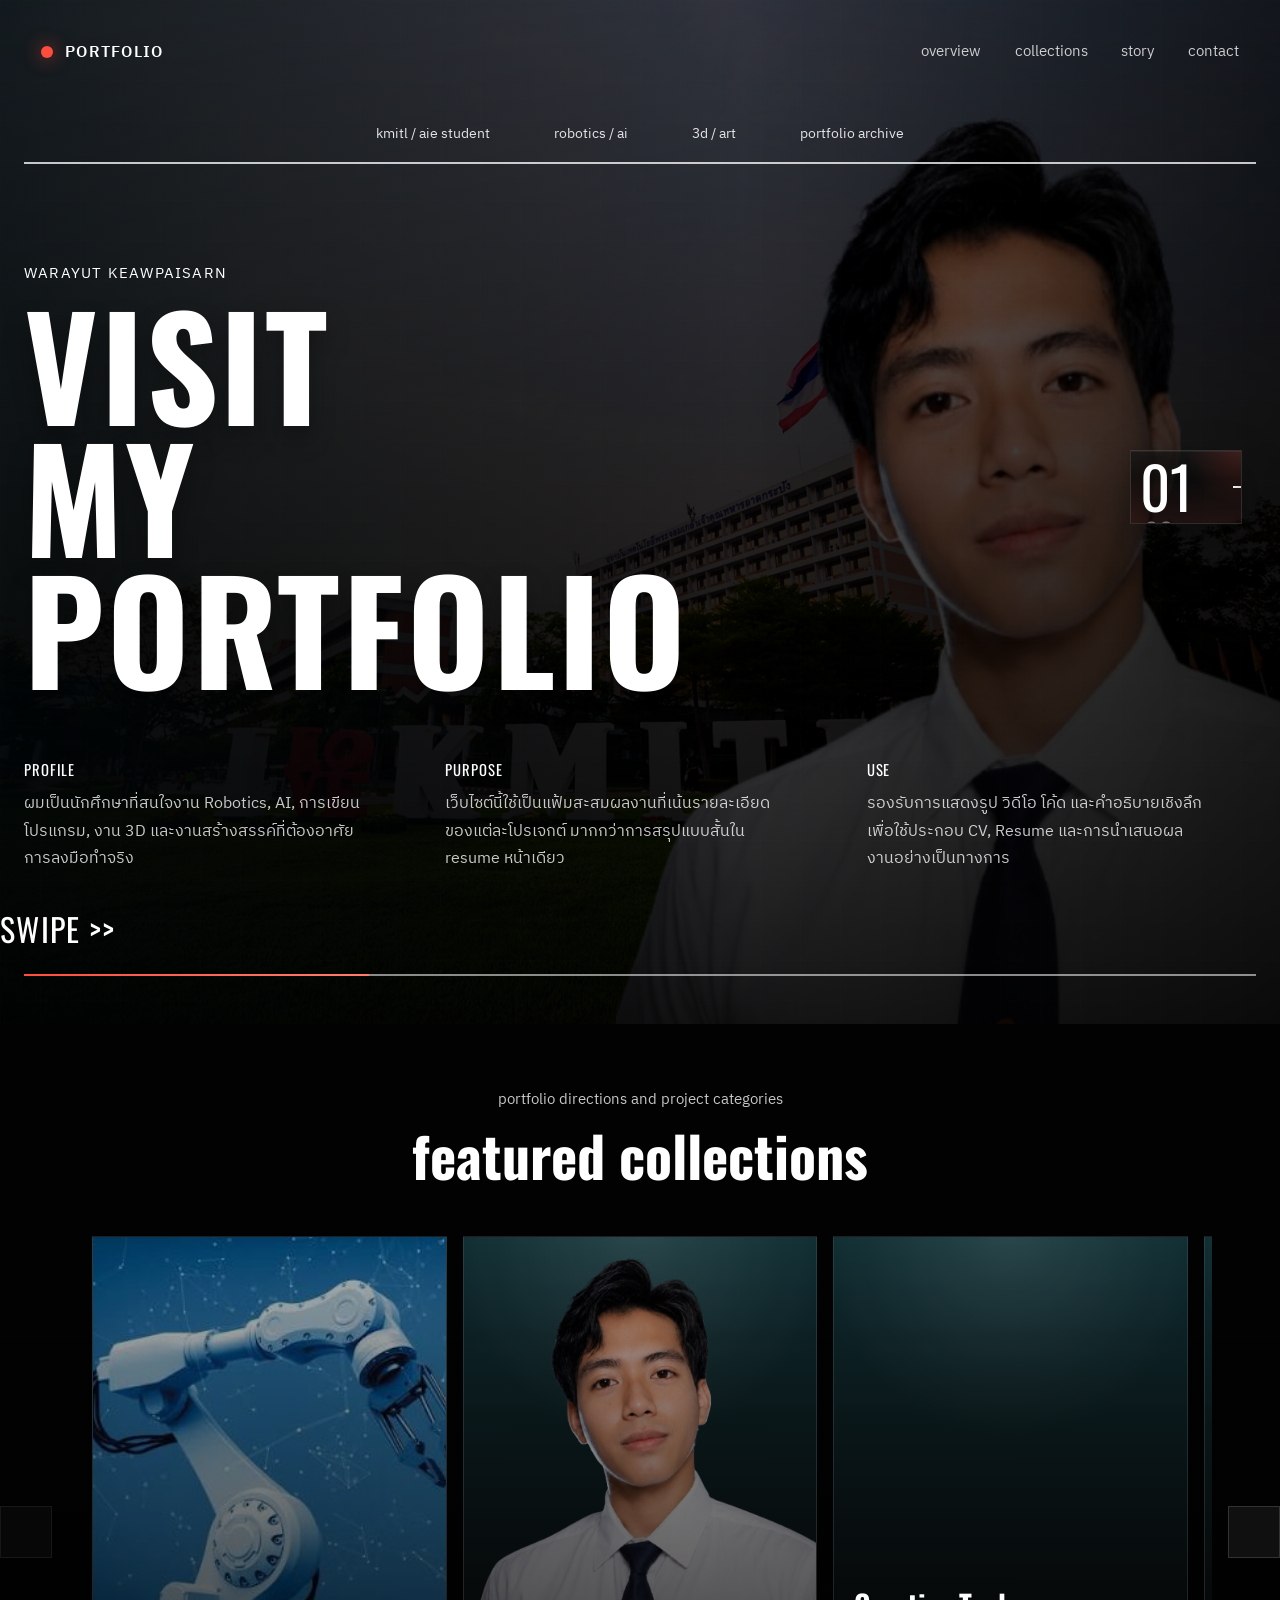
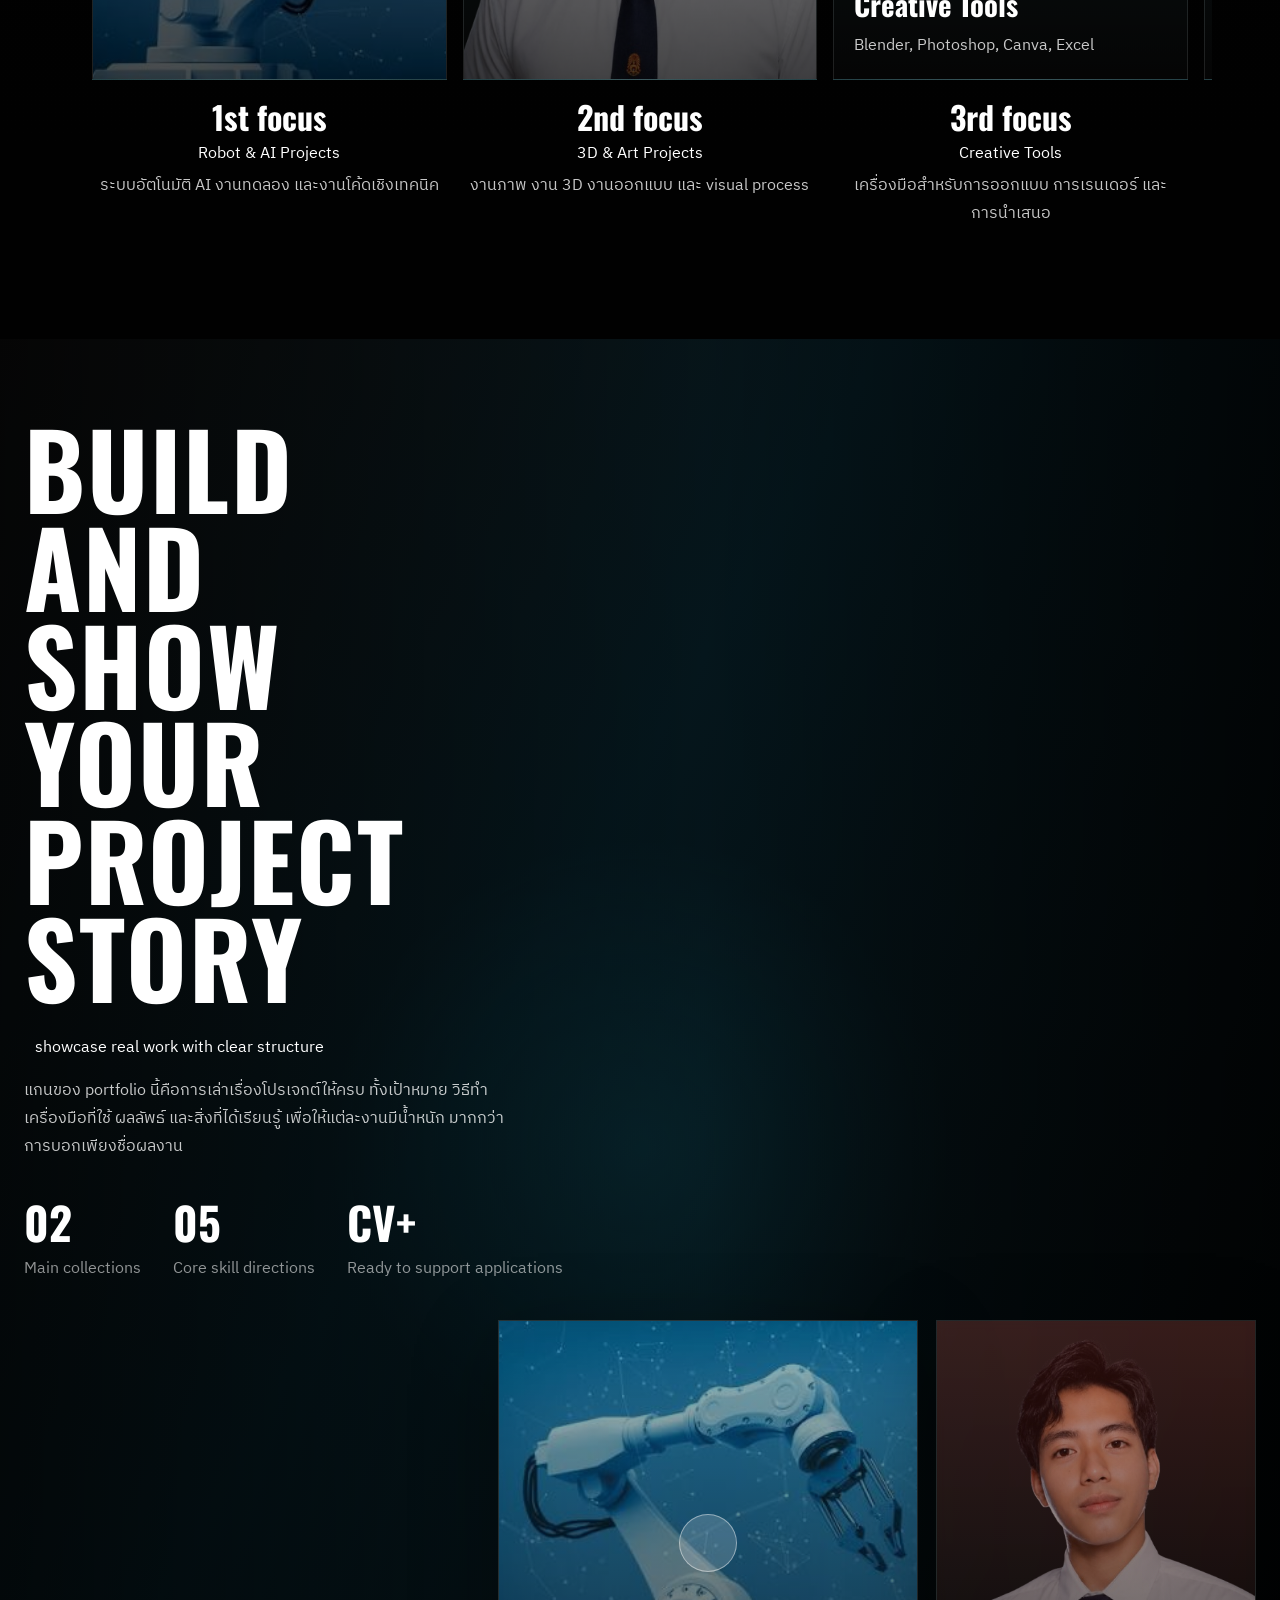
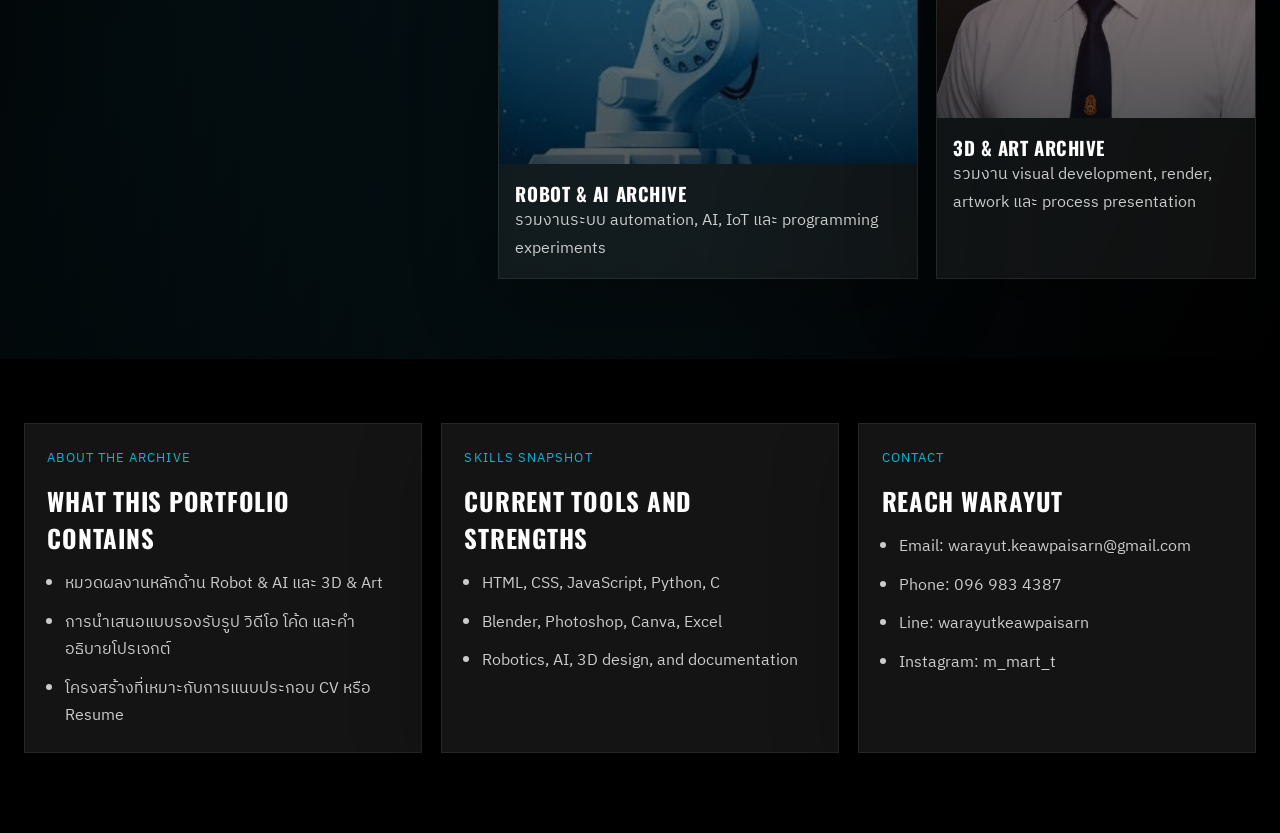
<file: Portfolio/public/index.html>
<!DOCTYPE html>
<html lang="en">
<head>
    <meta charset="UTF-8">
    <meta name="viewport" content="width=device-width, initial-scale=1.0, viewport-fit=cover">
    <meta name="theme-color" content="#040404">
    <meta name="color-scheme" content="dark">
    <meta
        name="description"
        content="Cinematic portfolio archive of Warayut Keawpaisarn featuring robotics, AI, coding, 3D, and creative work."
    >
    <link rel="preconnect" href="https://fonts.googleapis.com">
    <link rel="preconnect" href="https://fonts.gstatic.com" crossorigin>
    <link
        href="https://fonts.googleapis.com/css2?family=Oswald:wght@400;500;600;700&family=IBM+Plex+Sans+Thai:wght@300;400;500;600&display=swap"
        rel="stylesheet"
    >
    <link rel="stylesheet" href="https://unicons.iconscout.com/release/v4.0.8/css/line.css">
    <link rel="stylesheet" href="styles/portfolio-cinematic.css">
    <title>Portfolio | Warayut Keawpaisarn</title>
</head>
<body>
    <div class="page-shell">
        <header class="hero-nav">
            <a href="#hero" class="brand">
                <span class="brand-dot"></span>
                <span>PORTFOLIO</span>
            </a>

            <button class="nav-toggle" type="button" id="navToggle" aria-expanded="false" aria-controls="heroLinks" aria-label="Toggle navigation">
                <i class="uil uil-bars"></i>
            </button>

            <nav class="hero-links" id="heroLinks">
                <a href="#hero">overview</a>
                <a href="#collections">collections</a>
                <a href="#story">story</a>
                <a href="#contact">contact</a>
            </nav>
        </header>

        <main>
            <section class="hero-section" id="hero">
                <div class="hero-background">
                    <img fetchpriority="high" decoding="async" src="assets/images/cover.png" alt="Portfolio cover for Warayut Keawpaisarn">
                </div>
                <div class="hero-overlay"></div>
                <div class="hero-noise"></div>

                <div class="hero-topline reveal">
                    <span>kmitl / aie student</span>
                    <span>robotics / ai</span>
                    <span>3d / art</span>
                    <span>portfolio archive</span>
                </div>

                <div class="hero-content">
                    <div class="hero-title reveal">
                        <p class="hero-kicker">Warayut Keawpaisarn</p>
                        <h1>VISIT<br>MY PORTFOLIO</h1>
                    </div>

                    <aside class="hero-index reveal reveal-delay is-awake" id="heroIndex" aria-label="Section index">
                        <div class="hero-index-window">
                            <div class="hero-index-track" id="heroIndexTrack">
                                <span class="hero-index-item is-active">01</span>
                                <span class="hero-index-item">02</span>
                                <span class="hero-index-item">03</span>
                                <span class="hero-index-item">04</span>
                            </div>
                        </div>
                    </aside>
                </div>

                <div class="hero-summary">
                    <article class="reveal">
                        <p class="mini-title">Profile</p>
                        <p>
                            ผมเป็นนักศึกษาที่สนใจงาน Robotics, AI, การเขียนโปรแกรม,
                            งาน 3D และงานสร้างสรรค์ที่ต้องอาศัยการลงมือทำจริง
                        </p>
                    </article>
                    <article class="reveal reveal-delay">
                        <p class="mini-title">Purpose</p>
                        <p>
                            เว็บไซต์นี้ใช้เป็นแฟ้มสะสมผลงานที่เน้นรายละเอียดของแต่ละโปรเจกต์
                            มากกว่าการสรุปแบบสั้นใน resume หน้าเดียว
                        </p>
                    </article>
                    <article class="reveal reveal-delay-2">
                        <p class="mini-title">Use</p>
                        <p>
                            รองรับการแสดงรูป วิดีโอ โค้ด และคำอธิบายเชิงลึก
                            เพื่อใช้ประกอบ CV, Resume และการนำเสนอผลงานอย่างเป็นทางการ
                        </p>
                    </article>
                </div>

                <a href="#collections" class="hero-swipe reveal">SWIPE &gt;&gt;</a>
                <div class="hero-progress reveal">
                    <span class="hero-progress-fill"></span>
                </div>
            </section>

            <section class="ranking-section" id="collections">
                <div class="section-caption reveal">
                    <p>portfolio directions and project categories</p>
                    <h2>featured collections</h2>
                </div>

                <div class="ranking-slider reveal">
                    <button class="slider-arrow slider-arrow-prev" type="button" id="rankPrev" aria-label="Previous collection">
                        <i class="uil uil-angle-left-b"></i>
                    </button>

                    <div class="ranking-viewport">
                        <div class="ranking-grid" id="rankingTrack">
                            <a href="Robot & AI Projects.html" class="rank-card">
                                <div class="rank-visual rank-visual-1">
                                    <img loading="lazy" decoding="async" src="assets/images/robot-ai-projects.png" alt="Robot and AI project collection">
                                </div>
                                <div class="rank-copy">
                                    <strong>1st focus</strong>
                                    <span>Robot &amp; AI Projects</span>
                                    <p>ระบบอัตโนมัติ AI งานทดลอง และงานโค้ดเชิงเทคนิค</p>
                                </div>
                            </a>

                            <a href="3D & Art Projects.html" class="rank-card">
                                <div class="rank-visual rank-visual-2">
                                    <img loading="lazy" decoding="async" src="assets/images/profile.png" alt="3D and art collection">
                                </div>
                                <div class="rank-copy">
                                    <strong>2nd focus</strong>
                                    <span>3D &amp; Art Projects</span>
                                    <p>งานภาพ งาน 3D งานออกแบบ และ visual process</p>
                                </div>
                            </a>

                            <article class="rank-card">
                                <div class="rank-visual rank-visual-3 rank-text-block">
                                    <div>
                                        <h3>Creative Tools</h3>
                                        <p>Blender, Photoshop, Canva, Excel</p>
                                    </div>
                                </div>
                                <div class="rank-copy">
                                    <strong>3rd focus</strong>
                                    <span>Creative Tools</span>
                                    <p>เครื่องมือสำหรับการออกแบบ การเรนเดอร์ และการนำเสนอ</p>
                                </div>
                            </article>

                            <article class="rank-card">
                                <div class="rank-visual rank-visual-4 rank-text-block">
                                    <div>
                                        <h3>Code &amp; Docs</h3>
                                        <p>HTML, CSS, JavaScript, Python, C</p>
                                    </div>
                                </div>
                                <div class="rank-copy">
                                    <strong>4th focus</strong>
                                    <span>Code &amp; Documentation</span>
                                    <p>เน้นการอธิบาย logic workflow และผลลัพธ์ของงาน</p>
                                </div>
                            </article>
                        </div>
                    </div>

                    <button class="slider-arrow slider-arrow-next" type="button" id="rankNext" aria-label="Next collection">
                        <i class="uil uil-angle-right-b"></i>
                    </button>
                </div>
            </section>

            <section class="story-section" id="story">
                <div class="story-background"></div>
                <div class="story-overlay"></div>

                <div class="story-copy reveal">
                    <h2>BUILD AND<br>SHOW YOUR<br>PROJECT STORY</h2>

                    <div class="story-point">
                        <i class="uil uil-play-circle"></i>
                        <span>showcase real work with clear structure</span>
                    </div>

                    <p>
                        แกนของ portfolio นี้คือการเล่าเรื่องโปรเจกต์ให้ครบ ทั้งเป้าหมาย วิธีทำ
                        เครื่องมือที่ใช้ ผลลัพธ์ และสิ่งที่ได้เรียนรู้ เพื่อให้แต่ละงานมีน้ำหนัก
                        มากกว่าการบอกเพียงชื่อผลงาน
                    </p>

                    <div class="story-metrics">
                        <div>
                            <strong>02</strong>
                            <span>Main collections</span>
                        </div>
                        <div>
                            <strong>05</strong>
                            <span>Core skill directions</span>
                        </div>
                        <div>
                            <strong>CV+</strong>
                            <span>Ready to support applications</span>
                        </div>
                    </div>
                </div>

                <div class="story-media">
                    <a href="Robot & AI Projects.html" class="media-card media-card-wide reveal reveal-delay">
                        <div class="media-thumb media-thumb-main">
                            <img loading="lazy" decoding="async" src="assets/images/robot-ai-projects.png" alt="Robot and AI archive preview">
                            <span><i class="uil uil-play"></i></span>
                        </div>
                        <div class="media-text">
                            <h3>Robot &amp; AI Archive</h3>
                            <p>รวมงานระบบ automation, AI, IoT และ programming experiments</p>
                        </div>
                    </a>

                    <a href="3D & Art Projects.html" class="media-card reveal reveal-delay-2">
                        <div class="media-thumb media-thumb-side">
                            <img loading="lazy" decoding="async" src="assets/images/profile.png" alt="3D and art archive preview">
                        </div>
                        <div class="media-text">
                            <h3>3D &amp; Art Archive</h3>
                            <p>รวมงาน visual development, render, artwork และ process presentation</p>
                        </div>
                    </a>
                </div>
            </section>

            <section class="details-section" id="contact">
                <div class="details-grid">
                    <article class="detail-panel reveal">
                        <p class="panel-kicker">about the archive</p>
                        <h3>What this portfolio contains</h3>
                        <ul>
                            <li>หมวดผลงานหลักด้าน Robot &amp; AI และ 3D &amp; Art</li>
                            <li>การนำเสนอแบบรองรับรูป วิดีโอ โค้ด และคำอธิบายโปรเจกต์</li>
                            <li>โครงสร้างที่เหมาะกับการแนบประกอบ CV หรือ Resume</li>
                        </ul>
                    </article>

                    <article class="detail-panel reveal reveal-delay">
                        <p class="panel-kicker">skills snapshot</p>
                        <h3>Current tools and strengths</h3>
                        <ul>
                            <li>HTML, CSS, JavaScript, Python, C</li>
                            <li>Blender, Photoshop, Canva, Excel</li>
                            <li>Robotics, AI, 3D design, and documentation</li>
                        </ul>
                    </article>

                    <article class="detail-panel reveal reveal-delay-2">
                        <p class="panel-kicker">contact</p>
                        <h3>Reach Warayut</h3>
                        <ul>
                            <li>Email: warayut.keawpaisarn@gmail.com</li>
                            <li>Phone: 096 983 4387</li>
                            <li>Line: warayutkeawpaisarn</li>
                            <li>Instagram: m_mart_t</li>
                        </ul>
                    </article>
                </div>
            </section>
        </main>
    </div>

    <script src="scripts/portfolio-cinematic.js"></script>
</body>
</html>
</file>
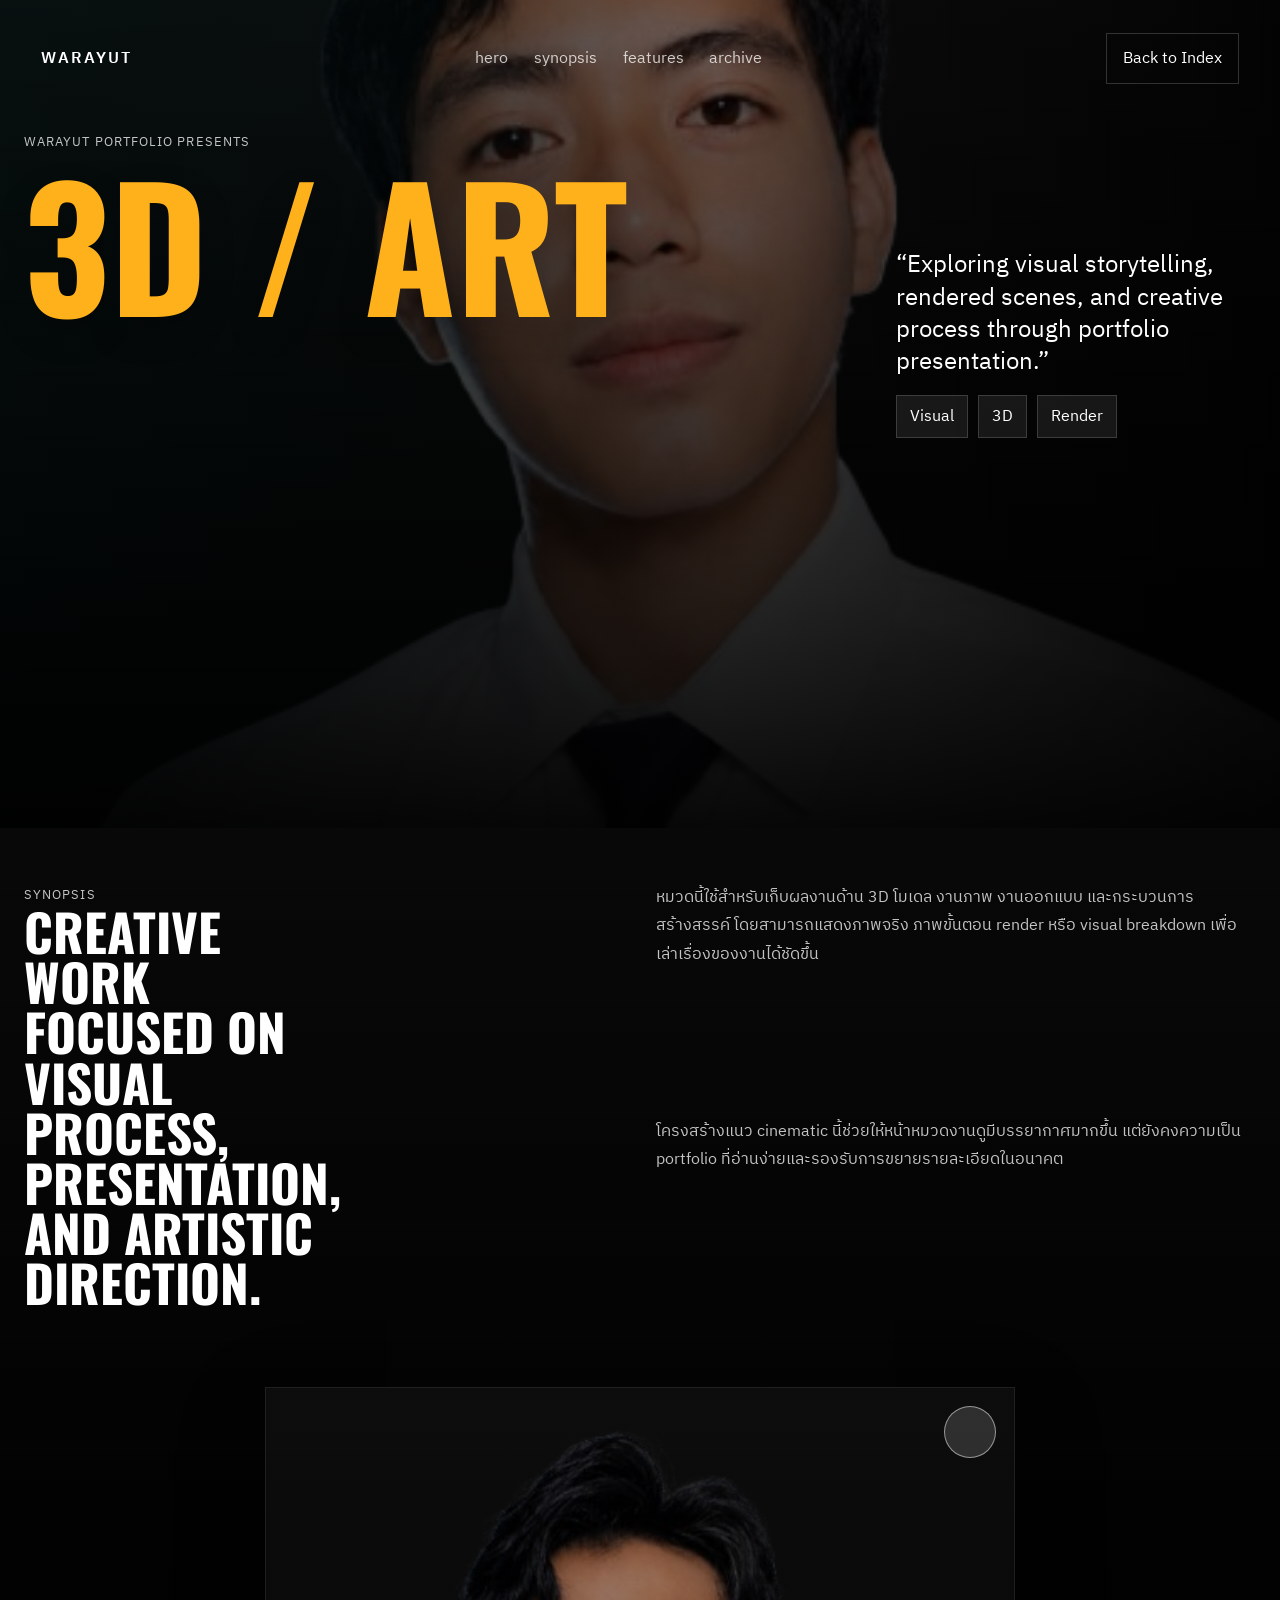
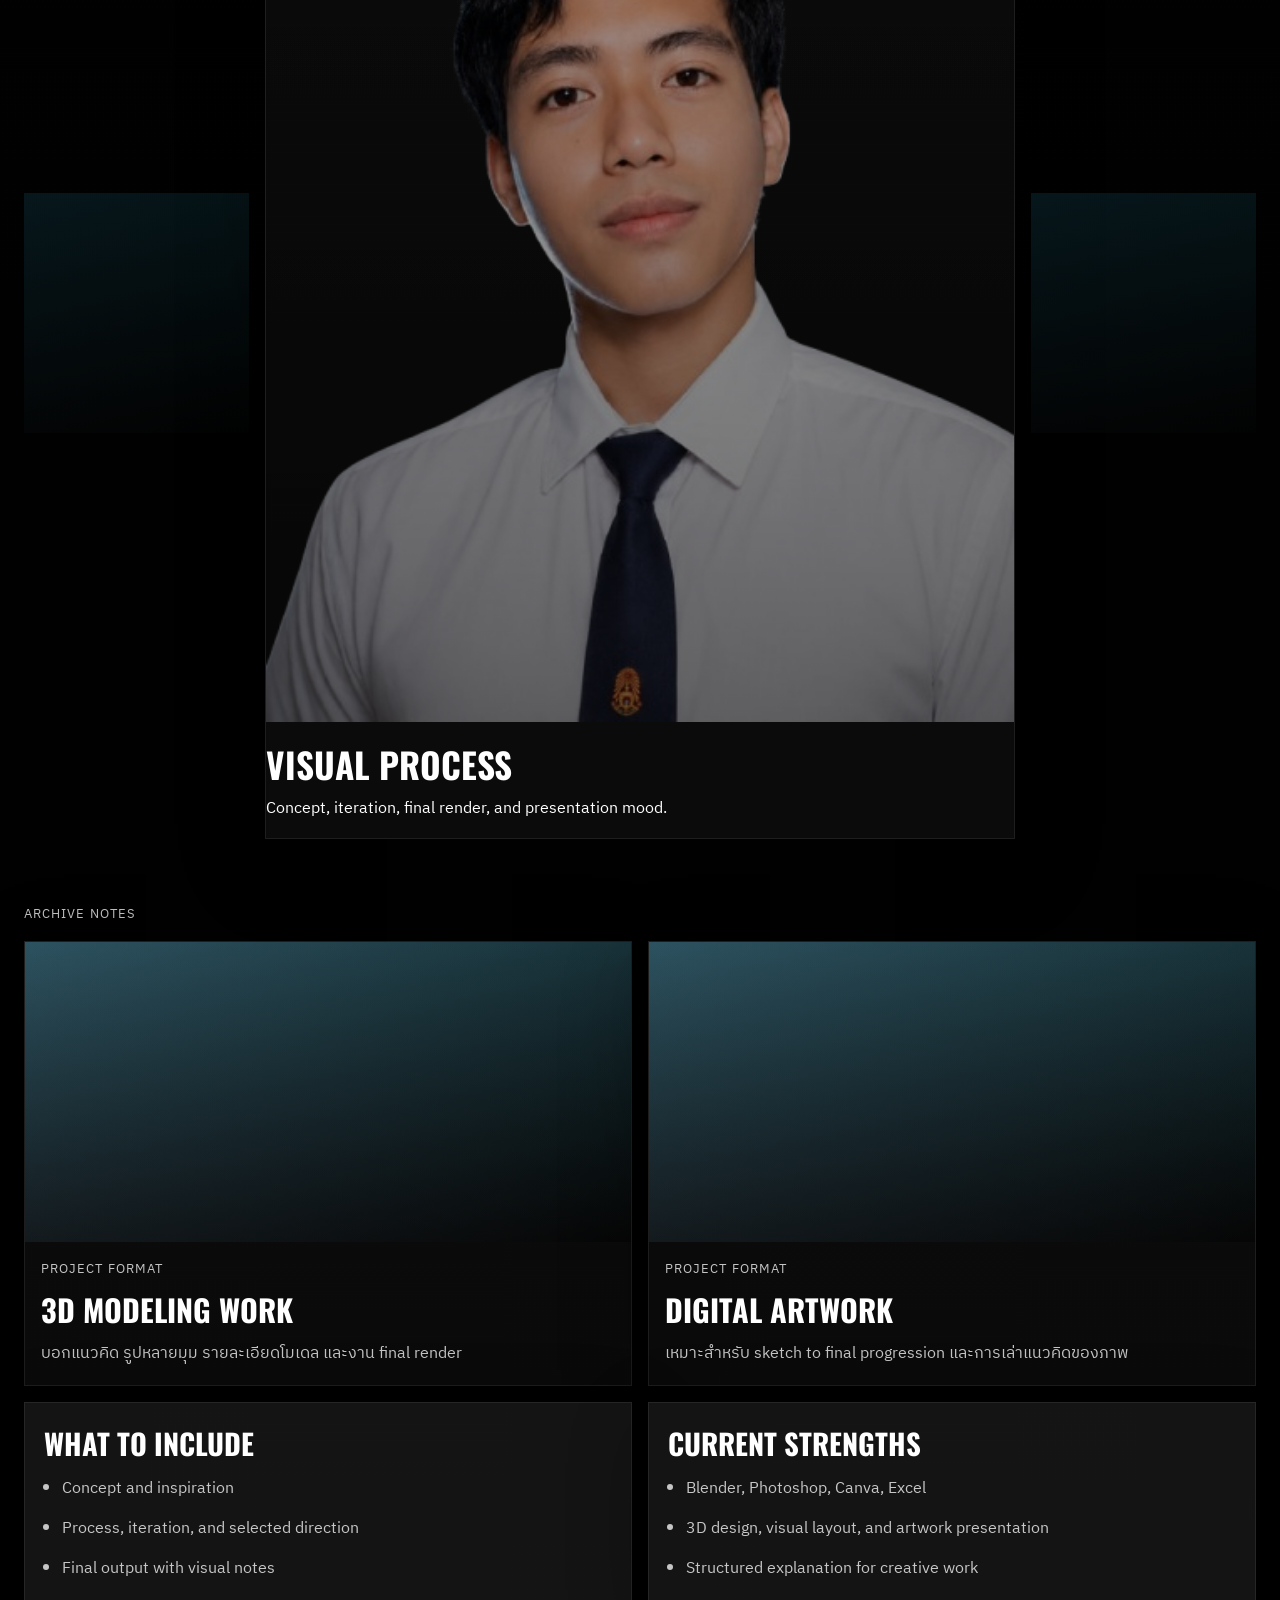
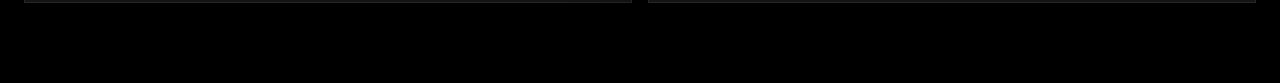
<file: Portfolio/public/3D & Art Projects.html>
<!DOCTYPE html>
<html lang="en">
<head>
    <meta charset="UTF-8">
    <meta name="viewport" content="width=device-width, initial-scale=1.0, viewport-fit=cover">
    <meta name="theme-color" content="#040404">
    <meta name="color-scheme" content="dark">
    <meta
        name="description"
        content="3D and art portfolio collection by Warayut Keawpaisarn in a cinematic editorial presentation."
    >
    <link rel="preconnect" href="https://fonts.googleapis.com">
    <link rel="preconnect" href="https://fonts.gstatic.com" crossorigin>
    <link
        href="https://fonts.googleapis.com/css2?family=Oswald:wght@400;500;600;700&family=IBM+Plex+Sans+Thai:wght@300;400;500;600&display=swap"
        rel="stylesheet"
    >
    <link rel="stylesheet" href="https://unicons.iconscout.com/release/v4.0.8/css/line.css">
    <link rel="stylesheet" href="styles/collection.css">
    <title>3D &amp; Art Projects | Warayut</title>
</head>
<body class="collection-page art-page">
    <header class="collection-nav-shell" id="header">
        <div class="collection-nav">
            <a href="index.html" class="collection-brand">WARAYUT</a>
            <button class="nav-toggle" type="button" id="collectionNavToggle" aria-expanded="false" aria-controls="collectionLinks" aria-label="Toggle navigation">
                <i class="uil uil-bars"></i>
            </button>
            <nav class="collection-links" id="collectionLinks">
                <a href="#hero">hero</a>
                <a href="#synopsis">synopsis</a>
                <a href="#features">features</a>
                <a href="#archive">archive</a>
            </nav>
            <a href="index.html#collections" class="collection-back">Back to Index</a>
        </div>
    </header>

    <main>
        <section class="collection-hero cinematic-hero" id="hero">
            <div class="hero-image-layer">
                <img fetchpriority="high" decoding="async" src="assets/images/profile.png" alt="3D and art collection visual">
            </div>
            <div class="hero-layer-overlay"></div>

            <div class="hero-inner">
                <p class="hero-super reveal">Warayut portfolio presents</p>
                <div class="hero-headline">
                    <h1 class="reveal">3D / ART</h1>
                    <div class="hero-side reveal reveal-delay">
                        <p class="hero-quote">“Exploring visual storytelling, rendered scenes, and creative process through portfolio presentation.”</p>
                        <div class="hero-badges">
                            <span>Visual</span>
                            <span>3D</span>
                            <span>Render</span>
                        </div>
                    </div>
                </div>
            </div>
        </section>

        <section class="synopsis-section" id="synopsis">
            <div class="synopsis-grid">
                <article class="synopsis-block reveal">
                    <p class="block-kicker">Synopsis</p>
                    <h2>Creative work focused on visual process, presentation, and artistic direction.</h2>
                </article>
                <article class="synopsis-copy reveal reveal-delay">
                    <p>
                        หมวดนี้ใช้สำหรับเก็บผลงานด้าน 3D โมเดล งานภาพ งานออกแบบ และกระบวนการ
                        สร้างสรรค์ โดยสามารถแสดงภาพจริง ภาพขั้นตอน render หรือ visual breakdown
                        เพื่อเล่าเรื่องของงานได้ชัดขึ้น
                    </p>
                    <p>
                        โครงสร้างแนว cinematic นี้ช่วยให้หน้าหมวดงานดูมีบรรยากาศมากขึ้น
                        แต่ยังคงความเป็น portfolio ที่อ่านง่ายและรองรับการขยายรายละเอียดในอนาคต
                    </p>
                </article>
            </div>
        </section>

        <section class="feature-scene" id="features">
            <div class="scene-side scene-side-left"></div>
            <div class="scene-main reveal">
                <div class="scene-main-image">
                    <img loading="lazy" decoding="async" src="assets/images/profile.png" alt="Creative feature scene">
                    <span class="scene-play"><i class="uil uil-play"></i></span>
                </div>
                <div class="scene-caption">
                    <h3>Visual Process</h3>
                    <p>Concept, iteration, final render, and presentation mood.</p>
                </div>
            </div>
            <div class="scene-side scene-side-right"></div>
        </section>

        <section class="archive-section" id="archive">
            <p class="block-kicker reveal">Archive Notes</p>
            <div class="archive-grid">
                <article class="archive-card reveal">
                    <div class="archive-card-image archive-card-image-c"></div>
                    <div class="archive-card-copy">
                        <p class="archive-meta">PROJECT FORMAT</p>
                        <h3>3D Modeling Work</h3>
                        <p>บอกแนวคิด รูปหลายมุม รายละเอียดโมเดล และงาน final render</p>
                    </div>
                </article>
                <article class="archive-card reveal reveal-delay">
                    <div class="archive-card-image archive-card-image-d"></div>
                    <div class="archive-card-copy">
                        <p class="archive-meta">PROJECT FORMAT</p>
                        <h3>Digital Artwork</h3>
                        <p>เหมาะสำหรับ sketch to final progression และการเล่าแนวคิดของภาพ</p>
                    </div>
                </article>
            </div>

            <div class="collection-panels">
                <article class="collection-panel reveal">
                    <h3>What to include</h3>
                    <ul>
                        <li>Concept and inspiration</li>
                        <li>Process, iteration, and selected direction</li>
                        <li>Final output with visual notes</li>
                    </ul>
                </article>
                <article class="collection-panel reveal reveal-delay">
                    <h3>Current strengths</h3>
                    <ul>
                        <li>Blender, Photoshop, Canva, Excel</li>
                        <li>3D design, visual layout, and artwork presentation</li>
                        <li>Structured explanation for creative work</li>
                    </ul>
                </article>
            </div>
        </section>
    </main>

    <script src="scripts/collection.js"></script>
</body>
</html>
</file>
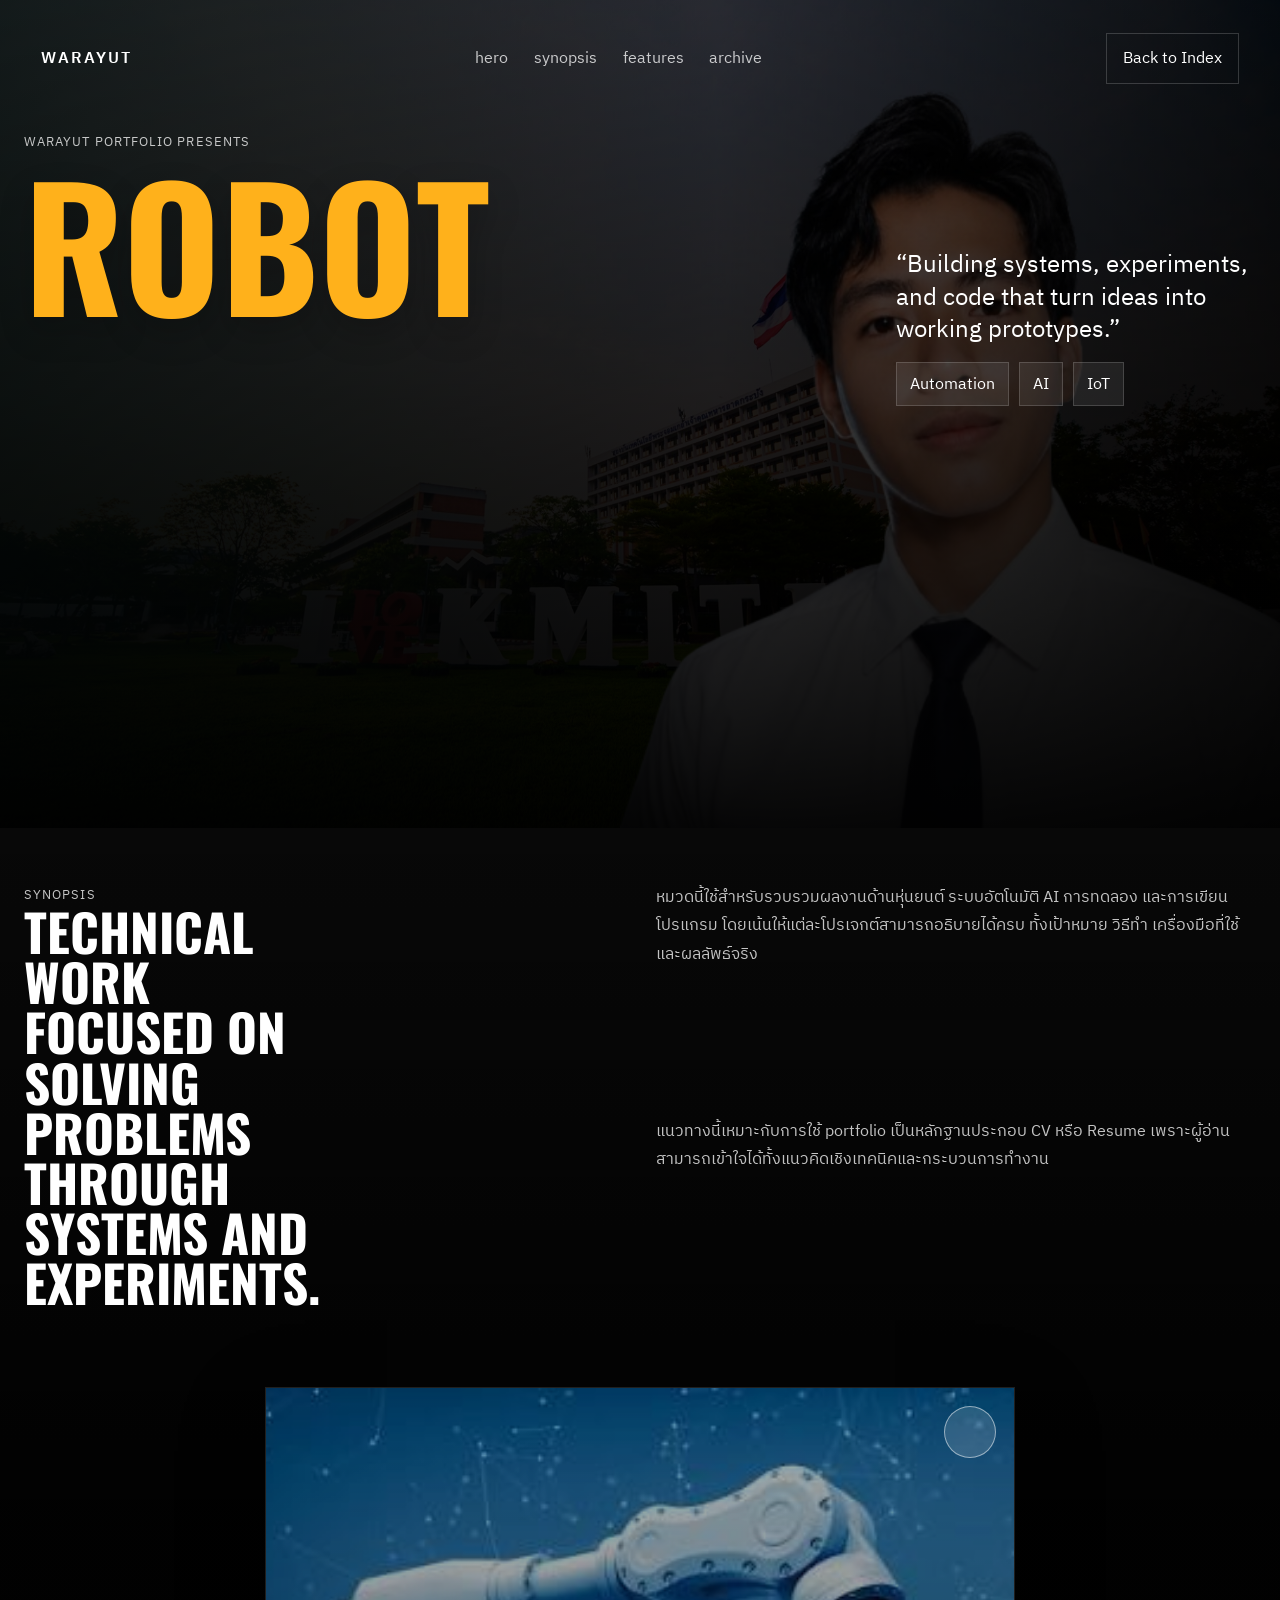
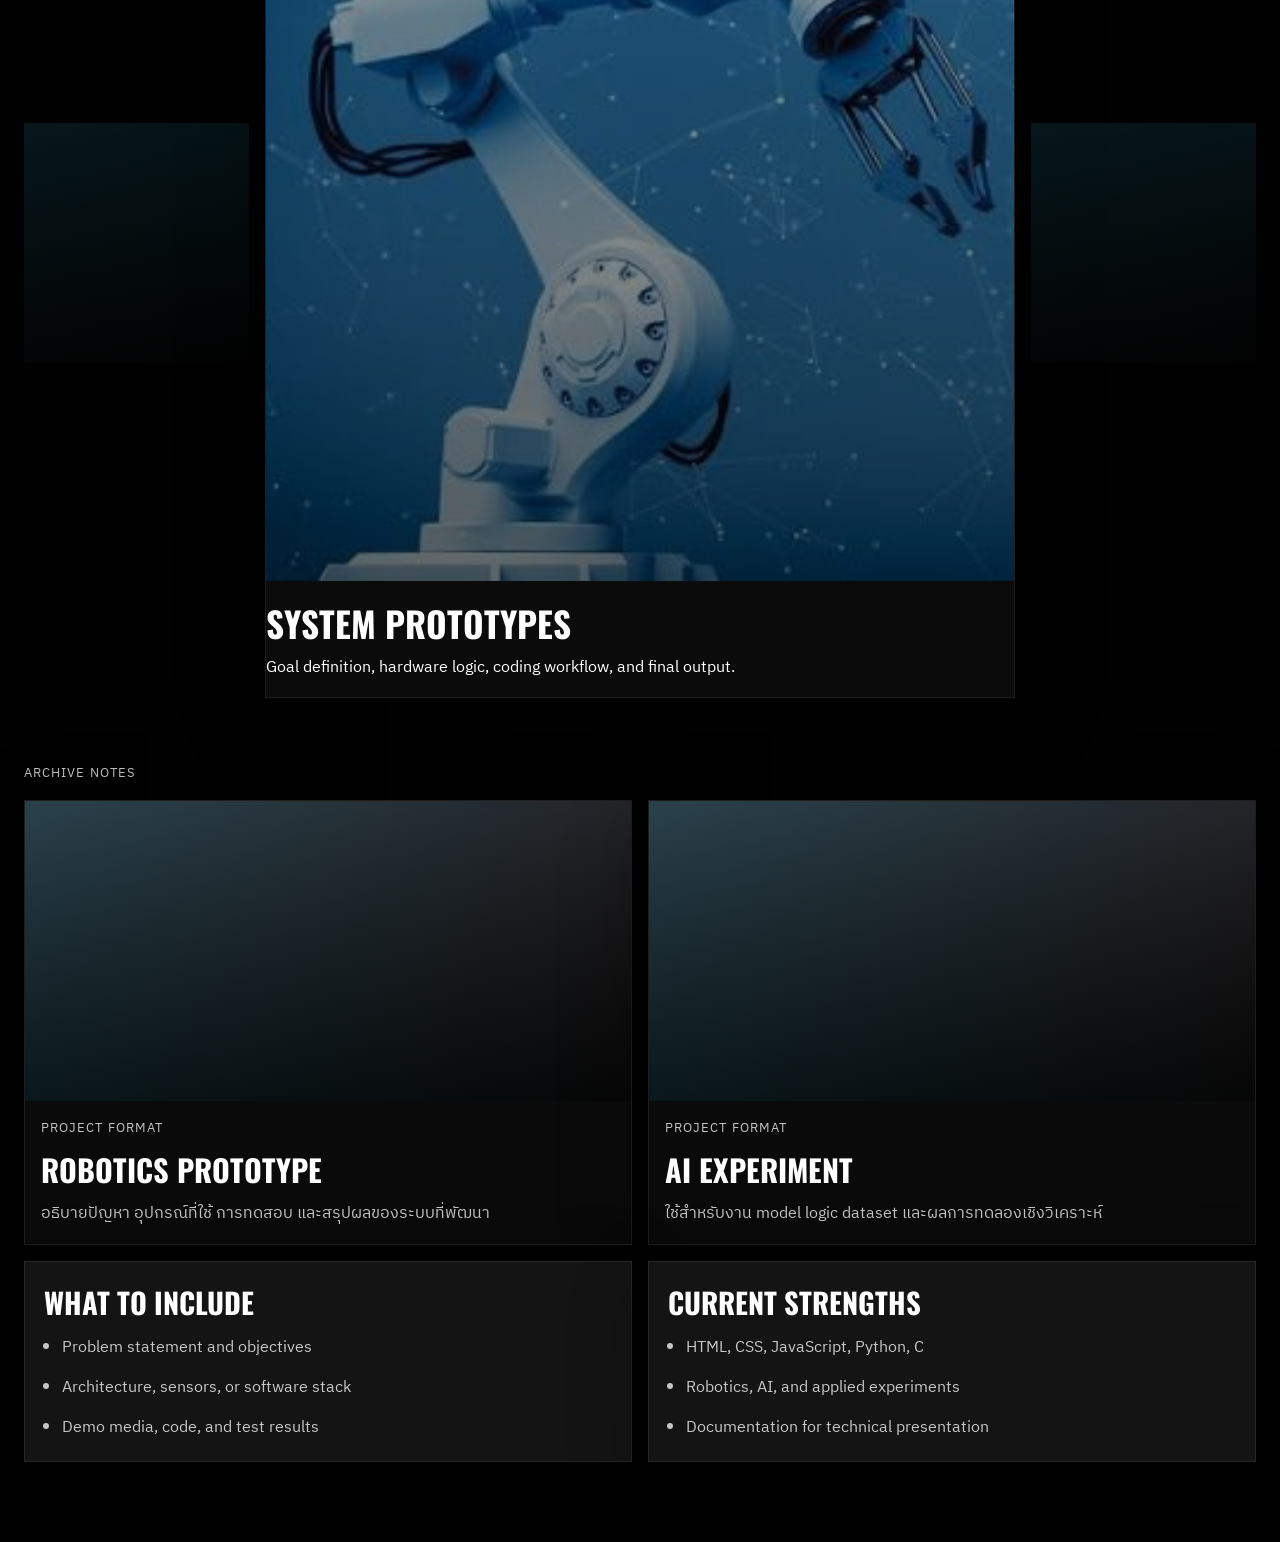
<file: Portfolio/public/Robot & AI Projects.html>
<!DOCTYPE html>
<html lang="en">
<head>
    <meta charset="UTF-8">
    <meta name="viewport" content="width=device-width, initial-scale=1.0, viewport-fit=cover">
    <meta name="theme-color" content="#040404">
    <meta name="color-scheme" content="dark">
    <meta
        name="description"
        content="Robot and AI portfolio collection by Warayut Keawpaisarn in a cinematic editorial presentation."
    >
    <link rel="preconnect" href="https://fonts.googleapis.com">
    <link rel="preconnect" href="https://fonts.gstatic.com" crossorigin>
    <link
        href="https://fonts.googleapis.com/css2?family=Oswald:wght@400;500;600;700&family=IBM+Plex+Sans+Thai:wght@300;400;500;600&display=swap"
        rel="stylesheet"
    >
    <link rel="stylesheet" href="https://unicons.iconscout.com/release/v4.0.8/css/line.css">
    <link rel="stylesheet" href="styles/collection.css">
    <title>Robot &amp; AI Projects | Warayut</title>
</head>
<body class="collection-page robot-page">
    <header class="collection-nav-shell" id="header">
        <div class="collection-nav">
            <a href="index.html" class="collection-brand">WARAYUT</a>
            <button class="nav-toggle" type="button" id="collectionNavToggle" aria-expanded="false" aria-controls="collectionLinks" aria-label="Toggle navigation">
                <i class="uil uil-bars"></i>
            </button>
            <nav class="collection-links" id="collectionLinks">
                <a href="#hero">hero</a>
                <a href="#synopsis">synopsis</a>
                <a href="#features">features</a>
                <a href="#archive">archive</a>
            </nav>
            <a href="index.html#collections" class="collection-back">Back to Index</a>
        </div>
    </header>

    <main>
        <section class="collection-hero cinematic-hero" id="hero">
            <div class="hero-image-layer">
                <img fetchpriority="high" decoding="async" src="assets/images/cover.png" alt="Robot and AI collection visual">
            </div>
            <div class="hero-layer-overlay"></div>

            <div class="hero-inner">
                <p class="hero-super reveal">Warayut portfolio presents</p>
                <div class="hero-headline">
                    <h1 class="reveal">ROBOT</h1>
                    <div class="hero-side reveal reveal-delay">
                        <p class="hero-quote">“Building systems, experiments, and code that turn ideas into working prototypes.”</p>
                        <div class="hero-badges">
                            <span>Automation</span>
                            <span>AI</span>
                            <span>IoT</span>
                        </div>
                    </div>
                </div>
            </div>
        </section>

        <section class="synopsis-section" id="synopsis">
            <div class="synopsis-grid">
                <article class="synopsis-block reveal">
                    <p class="block-kicker">Synopsis</p>
                    <h2>Technical work focused on solving problems through systems and experiments.</h2>
                </article>
                <article class="synopsis-copy reveal reveal-delay">
                    <p>
                        หมวดนี้ใช้สำหรับรวบรวมผลงานด้านหุ่นยนต์ ระบบอัตโนมัติ AI การทดลอง
                        และการเขียนโปรแกรม โดยเน้นให้แต่ละโปรเจกต์สามารถอธิบายได้ครบ
                        ทั้งเป้าหมาย วิธีทำ เครื่องมือที่ใช้ และผลลัพธ์จริง
                    </p>
                    <p>
                        แนวทางนี้เหมาะกับการใช้ portfolio เป็นหลักฐานประกอบ CV หรือ Resume
                        เพราะผู้อ่านสามารถเข้าใจได้ทั้งแนวคิดเชิงเทคนิคและกระบวนการทำงาน
                    </p>
                </article>
            </div>
        </section>

        <section class="feature-scene" id="features">
            <div class="scene-side scene-side-left"></div>
            <div class="scene-main reveal">
                <div class="scene-main-image">
                    <img loading="lazy" decoding="async" src="assets/images/robot-ai-projects.png" alt="Technical feature scene">
                    <span class="scene-play"><i class="uil uil-play"></i></span>
                </div>
                <div class="scene-caption">
                    <h3>System Prototypes</h3>
                    <p>Goal definition, hardware logic, coding workflow, and final output.</p>
                </div>
            </div>
            <div class="scene-side scene-side-right"></div>
        </section>

        <section class="archive-section" id="archive">
            <p class="block-kicker reveal">Archive Notes</p>
            <div class="archive-grid">
                <article class="archive-card reveal">
                    <div class="archive-card-image archive-card-image-a"></div>
                    <div class="archive-card-copy">
                        <p class="archive-meta">PROJECT FORMAT</p>
                        <h3>Robotics Prototype</h3>
                        <p>อธิบายปัญหา อุปกรณ์ที่ใช้ การทดสอบ และสรุปผลของระบบที่พัฒนา</p>
                    </div>
                </article>
                <article class="archive-card reveal reveal-delay">
                    <div class="archive-card-image archive-card-image-b"></div>
                    <div class="archive-card-copy">
                        <p class="archive-meta">PROJECT FORMAT</p>
                        <h3>AI Experiment</h3>
                        <p>ใช้สำหรับงาน model logic dataset และผลการทดลองเชิงวิเคราะห์</p>
                    </div>
                </article>
            </div>

            <div class="collection-panels">
                <article class="collection-panel reveal">
                    <h3>What to include</h3>
                    <ul>
                        <li>Problem statement and objectives</li>
                        <li>Architecture, sensors, or software stack</li>
                        <li>Demo media, code, and test results</li>
                    </ul>
                </article>
                <article class="collection-panel reveal reveal-delay">
                    <h3>Current strengths</h3>
                    <ul>
                        <li>HTML, CSS, JavaScript, Python, C</li>
                        <li>Robotics, AI, and applied experiments</li>
                        <li>Documentation for technical presentation</li>
                    </ul>
                </article>
            </div>
        </section>
    </main>

    <script src="scripts/collection.js"></script>
</body>
</html>
</file>
<file: Portfolio/public/styles/portfolio-cinematic.css>
:root {
    --bg: #040404;
    --surface: rgba(255, 255, 255, 0.06);
    --surface-soft: rgba(255, 255, 255, 0.08);
    --line: rgba(255, 255, 255, 0.18);
    --text: #ffffff;
    --muted: rgba(255, 255, 255, 0.78);
    --dim: rgba(255, 255, 255, 0.56);
    --accent: #ff4d3d;
    --accent-soft: #09b5d1;
    --shadow: 0 24px 80px rgba(0, 0, 0, 0.32);
    --max-width: 1240px;
}

* {
    box-sizing: border-box;
    margin: 0;
    padding: 0;
}

html {
    scroll-behavior: smooth;
    /* keep anchored sections clear of the fixed nav when jumping */
    scroll-padding-top: 6.5rem;
    -webkit-text-size-adjust: 100%;
}

body {
    font-family: "IBM Plex Sans Thai", sans-serif;
    background: var(--bg);
    color: var(--text);
    overflow-x: hidden;
    /* remove grey flash on tap (iOS/Android) */
    -webkit-tap-highlight-color: transparent;
}

/* clear keyboard/screen-reader focus outline, accent-styled */
:focus-visible {
    outline: 2px solid var(--accent);
    outline-offset: 3px;
}

a {
    color: inherit;
    text-decoration: none;
}

img {
    display: block;
    max-width: 100%;
}

ul {
    padding-left: 1.1rem;
}

.page-shell {
    background:
        linear-gradient(180deg, rgba(0, 0, 0, 0.22) 0%, rgba(0, 0, 0, 0.88) 54%, rgba(0, 0, 0, 1) 100%);
}

.hero-nav {
    width: min(var(--max-width), calc(100% - 3rem));
    position: fixed;
    top: 1.5rem;
    left: 50%;
    z-index: 20;
    transform: translateX(-50%);
    display: flex;
    justify-content: space-between;
    align-items: center;
    gap: 1.5rem;
    padding: 0.85rem 1rem;
    border: 1px solid transparent;
    transition: background 0.3s ease, border-color 0.3s ease, backdrop-filter 0.3s ease;
}

.hero-nav.is-scrolled {
    background: rgba(4, 4, 4, 0.44);
    border-color: rgba(255, 255, 255, 0.08);
    backdrop-filter: blur(12px);
}

.brand {
    display: inline-flex;
    align-items: center;
    gap: 0.75rem;
    font-weight: 600;
    letter-spacing: 0.08em;
}

.brand-dot {
    width: 12px;
    height: 12px;
    border-radius: 50%;
    background: var(--accent);
    box-shadow: 0 0 18px rgba(255, 77, 61, 0.7);
}

.hero-links {
    display: flex;
    align-items: center;
    gap: 2.1rem;
    font-size: 0.92rem;
    color: var(--muted);
}

.nav-toggle {
    display: none;
    width: 46px;
    height: 46px;
    border: 1px solid rgba(255, 255, 255, 0.14);
    background: rgba(255, 255, 255, 0.06);
    color: #fff;
    place-items: center;
    cursor: pointer;
}

.hero-links a {
    position: relative;
}

.hero-links a::after {
    content: "";
    position: absolute;
    left: 0;
    bottom: -0.35rem;
    width: 0;
    height: 2px;
    background: var(--accent);
    transition: width 0.25s ease;
}

.hero-links a:hover::after {
    width: 100%;
}

.hero-section {
    position: relative;
    min-height: 100vh;
    min-height: 100svh; /* avoids jump from mobile browser chrome */
    padding: 7.4rem 0 3rem;
    overflow: hidden;
}

.hero-background,
.hero-overlay,
.hero-noise {
    position: absolute;
    inset: 0;
}

.hero-background img {
    width: 100%;
    height: 100%;
    object-fit: cover;
    transform: scale(1.08);
    filter: saturate(1.05) contrast(1.04) brightness(0.7);
}

.hero-overlay {
    background:
        linear-gradient(180deg, rgba(0, 0, 0, 0.08) 0%, rgba(0, 0, 0, 0.44) 46%, rgba(0, 0, 0, 0.84) 100%),
        linear-gradient(90deg, rgba(2, 14, 20, 0.74) 0%, rgba(0, 0, 0, 0.14) 58%, rgba(0, 0, 0, 0.6) 100%);
}

.hero-noise {
    background-image:
        linear-gradient(rgba(255, 255, 255, 0.03) 1px, transparent 1px),
        linear-gradient(90deg, rgba(255, 255, 255, 0.03) 1px, transparent 1px);
    background-size: 40px 40px;
    opacity: 0.22;
}

.hero-topline,
.hero-content,
.hero-summary,
.hero-swipe,
.hero-progress,
.section-caption,
.ranking-grid,
.story-copy,
.story-media,
.details-grid {
    width: min(var(--max-width), calc(100% - 3rem));
    margin: 0 auto;
    position: relative;
    z-index: 2;
}

.hero-topline {
    display: flex;
    justify-content: center;
    gap: 4rem;
    padding-top: 0.2rem;
    padding-bottom: 1rem;
    color: rgba(255, 255, 255, 0.88);
    border-bottom: 2px solid rgba(255, 255, 255, 0.76);
    text-transform: lowercase;
    font-size: 0.9rem;
}

.hero-content {
    display: flex;
    justify-content: space-between;
    align-items: flex-end;
    gap: 1rem;
    padding-top: 6rem;
}

.hero-title h1,
.story-copy h2 {
    font-family: "Oswald", sans-serif;
    text-transform: uppercase;
    line-height: 0.94;
    letter-spacing: 0.02em;
}

.hero-kicker {
    display: inline-block;
    margin-bottom: 0.7rem;
    font-size: 0.95rem;
    letter-spacing: 0.08em;
    text-transform: uppercase;
}

.hero-title h1 {
    font-size: clamp(4.8rem, 11vw, 9.8rem);
    max-width: 7.2ch;
    text-shadow: 0 12px 26px rgba(0, 0, 0, 0.32);
}

.hero-index {
    position: fixed;
    top: 50%;
    right: clamp(1.2rem, 3vw, 2.6rem);
    z-index: 12;
    display: flex;
    flex-direction: column;
    align-items: flex-end;
    font-family: "Oswald", sans-serif;
    line-height: 1;
    transform: translateY(-50%);
    transition:
        opacity 0.42s ease,
        transform 0.42s ease,
        filter 0.42s ease;
}

.hero-index-window {
    height: 4.6rem;
    min-width: 7rem;
    overflow: hidden;
    position: relative;
    padding: 0.4rem 1.1rem 0.4rem 0.85rem;
    border: 1px solid rgba(255, 255, 255, 0.14);
    background: linear-gradient(180deg, rgba(8, 8, 8, 0.72), rgba(8, 8, 8, 0.38));
    backdrop-filter: blur(12px);
    box-shadow:
        0 18px 44px rgba(0, 0, 0, 0.34),
        inset 0 1px 0 rgba(255, 255, 255, 0.06);
    animation: heroIndexFloat 4.8s ease-in-out infinite;
}

.hero-index.is-awake {
    opacity: 1;
    filter: blur(0);
}

.hero-index.is-idle {
    opacity: 0;
    transform: translateY(-50%) translateX(0.85rem) scale(0.96);
    filter: blur(5px);
    pointer-events: none;
}

.hero-index.is-section-change .hero-index-window {
    animation: heroIndexWindowPulse 0.72s cubic-bezier(0.22, 1, 0.36, 1);
}

.hero-index-window::after {
    content: "";
    position: absolute;
    top: 50%;
    left: calc(100% - 0.45rem);
    width: 88px;
    height: 2px;
    background: linear-gradient(90deg, rgba(255, 255, 255, 0.92), rgba(255, 77, 61, 0.14));
    transform: translateY(-50%);
}

.hero-index-window::before {
    content: "";
    position: absolute;
    inset: 0;
    background:
        linear-gradient(180deg, rgba(255, 255, 255, 0.04), transparent 38%, rgba(255, 77, 61, 0.08)),
        radial-gradient(circle at top right, rgba(255, 77, 61, 0.18), transparent 42%);
    pointer-events: none;
}

.hero-index-hint {
    margin-top: 0.7rem;
    padding-right: 0.12rem;
    color: rgba(255, 255, 255, 0.62);
    font-size: 0.72rem;
    letter-spacing: 0.16em;
    text-transform: uppercase;
    animation: heroIndexHintBlink 1.8s ease-in-out infinite;
}

.hero-index-track {
    display: flex;
    flex-direction: column;
    gap: 0.2rem;
    transition: transform 0.7s cubic-bezier(0.22, 1, 0.36, 1);
    will-change: transform;
}

.hero-index-item {
    position: relative;
    font-size: 1.8rem;
    color: rgba(255, 255, 255, 0.58);
    text-shadow: 0 8px 18px rgba(0, 0, 0, 0.24);
    transition: color 0.35s ease, transform 0.35s ease, font-size 0.35s ease, opacity 0.35s ease;
}

.hero-index-item.is-active {
    color: #fff;
    font-size: 3.6rem;
    opacity: 1;
    transform: translateX(-0.22rem) scale(1.02);
    animation: heroIndexPulse 0.7s cubic-bezier(0.22, 1, 0.36, 1);
}

.hero-index-item:not(.is-active) {
    opacity: 0.72;
}

.hero-summary {
    display: grid;
    grid-template-columns: repeat(3, minmax(0, 1fr));
    gap: 2rem;
    padding-top: 4rem;
}

.hero-summary article {
    max-width: 340px;
}

.mini-title {
    margin-bottom: 0.65rem;
    font-family: "Oswald", sans-serif;
    font-size: 0.92rem;
    text-transform: uppercase;
    letter-spacing: 0.06em;
}

.hero-summary p:last-child,
.section-caption p,
.rank-copy p,
.media-text p,
.detail-panel li,
.story-copy p {
    color: var(--muted);
    line-height: 1.72;
}

.hero-swipe {
    display: inline-block;
    margin-top: 2rem;
    font-family: "Oswald", sans-serif;
    font-size: 2rem;
    letter-spacing: 0.04em;
}

.hero-progress {
    height: 2px;
    margin-top: 1.4rem;
    background: rgba(255, 255, 255, 0.54);
}

.hero-progress-fill {
    display: block;
    width: 28%;
    height: 100%;
    background: linear-gradient(90deg, var(--accent) 0%, #ff7d6f 100%);
    animation: progressPulse 4s ease-in-out infinite;
}

.ranking-section,
.details-section {
    padding: 4rem 0 5rem;
}

.section-caption {
    text-align: center;
    padding-bottom: 2.5rem;
}

.section-caption p {
    font-size: 0.92rem;
}

.section-caption h2 {
    font-family: "Oswald", sans-serif;
    font-size: clamp(2rem, 5vw, 3.5rem);
    text-transform: lowercase;
}

.ranking-slider {
    display: grid;
    grid-template-columns: auto 1fr auto;
    gap: 1rem;
    align-items: center;
}

.ranking-viewport {
    overflow: hidden;
}

.ranking-grid {
    display: grid;
    grid-auto-flow: column;
    grid-auto-columns: calc((100% - 2rem) / 3);
    gap: 1rem;
    transition: transform 0.45s ease;
}

.slider-arrow {
    width: 52px;
    height: 52px;
    border: 1px solid rgba(255, 255, 255, 0.14);
    background: rgba(255, 255, 255, 0.06);
    color: #fff;
    display: grid;
    place-items: center;
    cursor: pointer;
    transition: background 0.25s ease, transform 0.25s ease, opacity 0.25s ease;
}

.slider-arrow:hover {
    background: rgba(255, 255, 255, 0.14);
    transform: translateY(-2px);
}

.slider-arrow.is-disabled {
    opacity: 0.45;
    pointer-events: none;
}

.rank-card {
    display: block;
    transition: transform 0.28s ease;
}

.rank-card:hover {
    transform: translateY(-8px);
}

.rank-visual {
    position: relative;
    aspect-ratio: 0.8;
    border: 1px solid rgba(255, 255, 255, 0.08);
    background:
        linear-gradient(180deg, rgba(9, 181, 209, 0.18), rgba(0, 0, 0, 0.28)),
        radial-gradient(circle at top, rgba(255, 255, 255, 0.14), transparent 42%),
        #101010;
    overflow: hidden;
}

.rank-visual img {
    width: 100%;
    height: 100%;
    object-fit: cover;
    filter: brightness(0.75);
    transition: transform 0.5s ease;
}

.rank-card:hover .rank-visual img {
    transform: scale(1.06);
}

.rank-visual::after {
    content: "";
    position: absolute;
    inset: 0;
    background: linear-gradient(180deg, rgba(0, 0, 0, 0.04), rgba(0, 0, 0, 0.6));
}

.rank-text-block {
    display: grid;
    place-items: end start;
    padding: 1.25rem;
}

.rank-text-block div {
    position: relative;
    z-index: 1;
}

.rank-text-block h3 {
    font-family: "Oswald", sans-serif;
    font-size: 1.8rem;
    margin-bottom: 0.45rem;
}

.rank-text-block p {
    color: var(--muted);
}

.rank-copy {
    padding-top: 0.8rem;
    text-align: center;
}

.rank-copy strong {
    display: block;
    font-family: "Oswald", sans-serif;
    font-size: 2rem;
}

.rank-copy span {
    display: block;
    color: var(--text);
    margin-bottom: 0.35rem;
}

.story-section {
    position: relative;
    min-height: 760px;
    margin-top: 2rem;
    padding: 5rem 0;
    overflow: hidden;
}

.story-background,
.story-overlay {
    position: absolute;
    inset: 0;
}

.story-background {
    background:
        radial-gradient(circle at center, rgba(20, 126, 150, 0.22), transparent 30%),
        linear-gradient(120deg, #141414 0%, #07212a 40%, #060606 100%);
}

.story-overlay {
    background:
        linear-gradient(90deg, rgba(0, 0, 0, 0.74) 0%, rgba(0, 0, 0, 0.34) 55%, rgba(0, 0, 0, 0.78) 100%);
}

.story-copy,
.story-media {
    position: relative;
    z-index: 2;
}

.story-copy h2 {
    font-size: clamp(3.4rem, 9vw, 6.5rem);
    max-width: 7.5ch;
}

.story-point {
    display: flex;
    align-items: center;
    gap: 0.7rem;
    margin: 1.8rem 0 1rem;
    color: #fff;
}

.story-point i {
    font-size: 1.8rem;
}

.story-copy p {
    max-width: 480px;
}

.story-metrics {
    display: flex;
    flex-wrap: wrap;
    gap: 2rem;
    margin-top: 1.8rem;
}

.story-metrics strong {
    display: block;
    font-family: "Oswald", sans-serif;
    font-size: 2.8rem;
}

.story-metrics span {
    color: var(--dim);
}

.story-media {
    display: flex;
    justify-content: flex-end;
    gap: 1.1rem;
    margin-top: 2.4rem;
}

.media-card {
    width: min(320px, 100%);
    background: rgba(255, 255, 255, 0.06);
    border: 1px solid rgba(255, 255, 255, 0.08);
    backdrop-filter: blur(6px);
    box-shadow: var(--shadow);
    transition: transform 0.28s ease;
}

.media-card:hover {
    transform: translateY(-6px);
}

.media-card-wide {
    width: min(420px, 100%);
}

.media-thumb {
    position: relative;
    min-height: 220px;
    display: grid;
    place-items: center;
    overflow: hidden;
}

.media-thumb img {
    width: 100%;
    height: 100%;
    object-fit: cover;
    filter: brightness(0.72);
}

.media-thumb::after {
    content: "";
    position: absolute;
    inset: 0;
    background: linear-gradient(180deg, rgba(20, 189, 214, 0.18), rgba(0, 0, 0, 0.5));
}

.media-thumb-side::after {
    background: linear-gradient(180deg, rgba(255, 77, 61, 0.16), rgba(0, 0, 0, 0.48));
}

.media-thumb span {
    position: absolute;
    z-index: 1;
    width: 58px;
    height: 58px;
    display: grid;
    place-items: center;
    border-radius: 50%;
    background: rgba(255, 255, 255, 0.18);
    border: 1px solid rgba(255, 255, 255, 0.44);
}

.media-thumb i {
    font-size: 1.4rem;
}

.media-text {
    padding: 1rem;
}

.media-text h3,
.detail-panel h3 {
    font-family: "Oswald", sans-serif;
    text-transform: uppercase;
    letter-spacing: 0.03em;
}

.details-grid {
    display: grid;
    grid-template-columns: repeat(3, minmax(0, 1fr));
    gap: 1.2rem;
}

.detail-panel {
    padding: 1.4rem;
    background: var(--surface-soft);
    border: 1px solid rgba(255, 255, 255, 0.08);
    box-shadow: var(--shadow);
}

.panel-kicker {
    margin-bottom: 0.8rem;
    color: var(--accent-soft);
    text-transform: uppercase;
    letter-spacing: 0.08em;
    font-size: 0.84rem;
}

.detail-panel h3 {
    margin-bottom: 0.9rem;
    font-size: 1.55rem;
}

.detail-panel ul {
    display: grid;
    gap: 0.7rem;
}

.reveal {
    opacity: 0;
    transform: translateY(32px);
    transition: opacity 0.7s ease, transform 0.7s ease;
}

.reveal-delay {
    transition-delay: 0.12s;
}

.reveal-delay-2 {
    transition-delay: 0.24s;
}

.reveal.is-visible {
    opacity: 1;
    transform: translateY(0);
}

@keyframes progressPulse {
    0%, 100% {
        width: 28%;
    }
    50% {
        width: 34%;
    }
}

@keyframes heroIndexFloat {
    0%, 100% {
        transform: translateY(0);
    }
    50% {
        transform: translateY(-0.35rem);
    }
}

@keyframes heroIndexPulse {
    0% {
        transform: translateX(0.12rem) scale(0.94);
    }
    100% {
        transform: translateX(-0.22rem) scale(1.02);
    }
}

@keyframes heroIndexWindowPulse {
    0% {
        box-shadow:
            0 0 0 rgba(255, 77, 61, 0),
            0 18px 44px rgba(0, 0, 0, 0.34),
            inset 0 1px 0 rgba(255, 255, 255, 0.06);
    }
    35% {
        box-shadow:
            0 0 0 10px rgba(255, 77, 61, 0.08),
            0 22px 54px rgba(0, 0, 0, 0.4),
            inset 0 1px 0 rgba(255, 255, 255, 0.1);
    }
    100% {
        box-shadow:
            0 0 0 rgba(255, 77, 61, 0),
            0 18px 44px rgba(0, 0, 0, 0.34),
            inset 0 1px 0 rgba(255, 255, 255, 0.06);
    }
}

@keyframes heroIndexHintBlink {
    0%, 100% {
        opacity: 0.42;
        transform: translateX(0);
    }
    50% {
        opacity: 0.96;
        transform: translateX(-0.12rem);
    }
}

@keyframes heroIndexFloat {
    0%, 100% {
        transform: translateY(-50%);
    }
    50% {
        transform: translateY(calc(-50% - 8px));
    }
}

@keyframes heroIndexPulse {
    0% {
        transform: translateX(0.15rem) scale(0.92);
        opacity: 0.4;
    }
    100% {
        transform: translateX(-0.22rem) scale(1.02);
        opacity: 1;
    }
}

@media (max-width: 980px) {
    .hero-nav {
        width: min(var(--max-width), calc(100% - 2rem));
        top: 1rem;
    }

    .hero-topline {
        gap: 1rem;
        flex-wrap: wrap;
        justify-content: center;
        padding-bottom: 0.85rem;
        font-size: 0.84rem;
    }

    .hero-summary,
    .details-grid {
        grid-template-columns: 1fr 1fr;
    }

    .ranking-grid {
        grid-auto-columns: calc((100% - 1rem) / 2);
    }

    .hero-summary {
        gap: 1.2rem;
        padding-top: 2.6rem;
    }

    .hero-summary article {
        max-width: none;
    }

    .story-copy p {
        max-width: 100%;
    }

    .story-media {
        gap: 0.9rem;
    }

    .story-media {
        justify-content: flex-start;
        flex-wrap: wrap;
    }
}

@media (max-width: 760px) {
    .hero-topline,
    .hero-content,
    .hero-summary,
    .hero-swipe,
    .hero-progress,
    .section-caption,
    .story-copy,
    .story-media,
    .details-grid {
        width: min(calc(100% - 2rem), 100%);
    }

    .hero-nav {
        width: calc(100% - 1rem);
        top: 0.5rem;
        align-items: center;
        padding: 0.7rem 0.8rem;
        gap: 0.8rem;
    }

    .nav-toggle {
        display: grid;
        margin-left: auto;
    }

    .hero-links {
        position: absolute;
        top: calc(100% + 0.5rem);
        left: 0;
        right: 0;
        display: none;
        flex-direction: column;
        align-items: stretch;
        gap: 0.2rem;
        padding: 0.45rem;
        background: rgba(5, 5, 5, 0.92);
        border: 1px solid rgba(255, 255, 255, 0.08);
        backdrop-filter: blur(12px);
    }

    .hero-links.is-open {
        display: flex;
    }

    .hero-links a {
        padding: 0.85rem 0.9rem;
        border-bottom: 1px solid rgba(255, 255, 255, 0.06);
    }

    .hero-links a:last-child {
        border-bottom: none;
    }

    .hero-topline {
        justify-content: flex-start;
        gap: 0.7rem 1rem;
        font-size: 0.78rem;
        line-height: 1.4;
        border-bottom-width: 1px;
    }

    .hero-content {
        flex-direction: column;
        align-items: flex-start;
        padding-top: 2rem;
        gap: 1.25rem;
    }

    .hero-index {
        position: static;
        align-items: flex-start;
        margin-top: 0;
        transform: none;
        animation: none;
    }

    .hero-index-window::after {
        left: calc(100% + 0.5rem);
        width: 48px;
    }

    .hero-title h1 {
        font-size: clamp(3.3rem, 18vw, 5.8rem);
        max-width: 5.8ch;
    }

    .hero-kicker {
        font-size: 0.78rem;
    }

    .hero-summary,
    .details-grid {
        grid-template-columns: 1fr;
    }

    .hero-swipe {
        font-size: 1.45rem;
        margin-top: 1.4rem;
    }

    .ranking-section,
    .details-section,
    .story-section {
        padding-top: 3rem;
        padding-bottom: 3.4rem;
    }

    .ranking-slider {
        grid-template-columns: 1fr;
        gap: 0.65rem;
    }

    .ranking-grid {
        grid-auto-columns: 100%;
    }

    .slider-arrow {
        width: 100%;
        height: 46px;
    }

    .slider-arrow-prev {
        order: 2;
    }

    .ranking-viewport {
        order: 1;
    }

    .slider-arrow-next {
        order: 3;
    }

    .rank-copy strong {
        font-size: 1.6rem;
    }

    .story-copy h2 {
        font-size: clamp(2.7rem, 15vw, 4.5rem);
        line-height: 0.98;
    }

    .story-point {
        margin: 1.2rem 0 0.8rem;
    }

    .story-metrics {
        gap: 1rem 1.4rem;
    }

    .story-metrics strong {
        font-size: 2.1rem;
    }

    .media-card,
    .media-card-wide {
        width: 100%;
    }

    .media-thumb {
        min-height: 200px;
    }

    .detail-panel {
        padding: 1.1rem;
    }

    .story-section {
        min-height: auto;
    }
}

@media (max-width: 480px) {
    .hero-nav {
        width: calc(100% - 0.75rem);
        top: 0.35rem;
    }

    .hero-section {
        min-height: auto;
        padding-top: 6.2rem;
        padding-bottom: 2.2rem;
    }

    .hero-topline,
    .hero-content,
    .hero-summary,
    .hero-swipe,
    .hero-progress,
    .section-caption,
    .story-copy,
    .story-media,
    .details-grid {
        width: calc(100% - 1.1rem);
    }

    .hero-topline span:nth-child(4) {
        display: none;
    }

    .hero-summary {
        gap: 1rem;
        padding-top: 2rem;
    }

    .hero-summary article,
    .detail-panel,
    .media-text,
    .rank-copy {
        font-size: 0.94rem;
    }

    .hero-index-item {
        font-size: 1.4rem;
    }

    .hero-index-item.is-active {
        font-size: 2.8rem;
    }

    .hero-index-window {
        height: 3.6rem;
        min-width: 0;
        padding: 0.2rem 0.85rem 0.2rem 0.45rem;
    }

    .section-caption h2 {
        font-size: 2.1rem;
    }

    .media-thumb {
        min-height: 176px;
    }
}

/* =====================================================
   MOBILE UX ENHANCEMENTS
   (keeps the same cinematic mood & tone as desktop)
   ===================================================== */

/* Bigger, comfortable tap target for the menu button */
.nav-toggle {
    width: 48px;
    height: 48px;
    border-radius: 4px;
    transition: background 0.2s ease, transform 0.15s ease;
    touch-action: manipulation;
}

.nav-toggle:active {
    transform: scale(0.94);
    background: rgba(255, 255, 255, 0.12);
}

.nav-toggle i {
    font-size: 1.35rem;
    transition: transform 0.25s ease;
}

.nav-toggle[aria-expanded="true"] i {
    transform: rotate(90deg);
}

/* Slider pagination dots (mobile only, created by JS) */
.slider-dots {
    display: none;
    justify-content: center;
    align-items: center;
    gap: 0.5rem;
    margin-top: 1.1rem;
}

.slider-dots button {
    width: 8px;
    height: 8px;
    padding: 0;
    border: none;
    border-radius: 50%;
    background: rgba(255, 255, 255, 0.28);
    cursor: pointer;
    transition: width 0.3s ease, background 0.3s ease;
    touch-action: manipulation;
}

.slider-dots button.is-active {
    width: 22px;
    border-radius: 6px;
    background: var(--accent);
}

/* Touch devices: replace hover-only feedback with press feedback,
   and clear any "stuck" hover state after a tap. */
@media (hover: none) {
    .rank-card:hover,
    .media-card:hover,
    .slider-arrow:hover {
        transform: none;
    }

    .rank-card:hover .rank-visual img {
        transform: none;
    }

    .hero-links a::after {
        display: none;
    }

    .rank-card:active {
        transform: translateY(-3px) scale(0.99);
    }

    .rank-card:active .rank-visual img {
        transform: scale(1.04);
    }

    .media-card:active,
    .detail-panel:active {
        transform: translateY(-3px);
    }

    .rank-card,
    .media-card,
    .detail-panel {
        transition: transform 0.2s ease;
    }
}

/* Make whole cards feel tappable + smooth dragging on the slider */
.rank-card,
.media-card {
    -webkit-tap-highlight-color: transparent;
}

.ranking-viewport {
    touch-action: pan-y; /* allow vertical page scroll, we handle horizontal */
    cursor: grab;
}

.ranking-viewport.is-dragging {
    cursor: grabbing;
}

.ranking-grid.is-dragging {
    transition: none; /* 1:1 finger tracking while dragging */
}

@media (max-width: 760px) {
    /* Swipe + dots replace the stacked full-width arrows on phones */
    .slider-arrow {
        display: none;
    }

    .ranking-slider {
        grid-template-columns: 1fr;
    }

    .slider-dots {
        display: flex;
    }

    /* Respect the notch / home-indicator safe areas */
    .hero-nav {
        top: calc(0.5rem + env(safe-area-inset-top));
    }

    .hero-topline,
    .hero-content,
    .hero-summary,
    .hero-swipe,
    .hero-progress,
    .section-caption,
    .story-copy,
    .story-media,
    .details-grid {
        padding-left: env(safe-area-inset-left);
        padding-right: env(safe-area-inset-right);
    }

    /* Comfortable line length + readable body text on small screens */
    .hero-summary p:last-child,
    .detail-panel li,
    .media-text p,
    .rank-copy p {
        font-size: 0.96rem;
        line-height: 1.75;
    }

    /* Hero swipe hint as a clear, tappable pill */
    .hero-swipe {
        display: inline-flex;
        align-items: center;
        gap: 0.4rem;
        padding: 0.55rem 1.1rem;
        border: 1px solid rgba(255, 255, 255, 0.22);
        border-radius: 999px;
        background: rgba(255, 255, 255, 0.05);
    }
}

/* Honour users who prefer less motion */
@media (prefers-reduced-motion: reduce) {
    html {
        scroll-behavior: auto;
    }

    *,
    *::before,
    *::after {
        animation-duration: 0.001ms !important;
        animation-iteration-count: 1 !important;
        transition-duration: 0.001ms !important;
    }

    .reveal {
        opacity: 1;
        transform: none;
    }

    .hero-background img {
        transform: scale(1.08) !important;
    }
}
</file>
<file: Portfolio/public/styles/collection.css>
:root {
    --bg: #040404;
    --surface: rgba(255, 255, 255, 0.06);
    --surface-soft: rgba(255, 255, 255, 0.08);
    --line: rgba(255, 255, 255, 0.18);
    --text: #ffffff;
    --muted: rgba(255, 255, 255, 0.76);
    --dim: rgba(255, 255, 255, 0.56);
    --accent: #ff4d3d;
    --accent-soft: #09b5d1;
    --shadow: 0 24px 80px rgba(0, 0, 0, 0.32);
    --max-width: 1240px;
}

* {
    box-sizing: border-box;
    margin: 0;
    padding: 0;
}

html {
    scroll-behavior: smooth;
    scroll-padding-top: 6rem;
    -webkit-text-size-adjust: 100%;
}

body {
    font-family: "IBM Plex Sans Thai", sans-serif;
    background: #050505;
    color: var(--text);
    overflow-x: hidden;
    -webkit-tap-highlight-color: transparent;
}

:focus-visible {
    outline: 2px solid var(--accent);
    outline-offset: 3px;
}

a {
    color: inherit;
    text-decoration: none;
}

img {
    display: block;
    max-width: 100%;
}

ul {
    padding-left: 1.1rem;
}

.collection-page {
    background:
        linear-gradient(180deg, rgba(0, 0, 0, 0.14) 0%, rgba(0, 0, 0, 0.92) 48%, rgba(0, 0, 0, 1) 100%);
}

.collection-nav-shell {
    position: fixed;
    top: 1.2rem;
    left: 50%;
    width: min(var(--max-width), calc(100% - 3rem));
    transform: translateX(-50%);
    z-index: 25;
    border: 1px solid transparent;
    transition: background 0.3s ease, border-color 0.3s ease, backdrop-filter 0.3s ease;
}

.collection-nav-shell.is-scrolled {
    background: rgba(4, 4, 4, 0.42);
    backdrop-filter: blur(12px);
    border-color: rgba(255, 255, 255, 0.08);
}

.collection-nav {
    display: flex;
    justify-content: space-between;
    align-items: center;
    gap: 1rem;
    padding: 0.8rem 1rem;
}

.collection-brand {
    font-weight: 600;
    letter-spacing: 0.12em;
}

.collection-links {
    display: flex;
    gap: 1.6rem;
    color: var(--muted);
    text-transform: lowercase;
}

.nav-toggle {
    display: none;
    width: 46px;
    height: 46px;
    border: 1px solid rgba(255, 255, 255, 0.14);
    background: rgba(255, 255, 255, 0.06);
    color: #fff;
    place-items: center;
    cursor: pointer;
}

.collection-back {
    display: inline-flex;
    align-items: center;
    gap: 0.5rem;
    border: 1px solid rgba(255, 255, 255, 0.18);
    padding: 0.7rem 1rem;
    color: #fff;
}

.cinematic-hero {
    position: relative;
    min-height: 92vh;
    min-height: 92svh;
    overflow: hidden;
}

.hero-image-layer,
.hero-layer-overlay {
    position: absolute;
    inset: 0;
}

.hero-image-layer img {
    width: 100%;
    height: 100%;
    object-fit: cover;
    filter: brightness(0.62) saturate(1.04);
}

.hero-layer-overlay {
    background:
        linear-gradient(180deg, rgba(0, 0, 0, 0.18) 0%, rgba(0, 0, 0, 0.52) 48%, rgba(0, 0, 0, 0.94) 100%),
        linear-gradient(90deg, rgba(6, 20, 20, 0.72) 0%, rgba(0, 0, 0, 0.12) 56%, rgba(0, 0, 0, 0.72) 100%);
}

.hero-inner,
.synopsis-grid,
.feature-scene,
.archive-section {
    width: min(var(--max-width), calc(100% - 3rem));
    margin: 0 auto;
    position: relative;
    z-index: 2;
}

.hero-inner {
    padding-top: 8.2rem;
}

.hero-super,
.block-kicker,
.archive-meta {
    color: var(--muted);
    text-transform: uppercase;
    letter-spacing: 0.08em;
    font-size: 0.84rem;
}

.hero-headline {
    display: flex;
    justify-content: space-between;
    align-items: flex-start;
    gap: 2rem;
    padding-top: 1rem;
}

.hero-headline h1,
.synopsis-block h2,
.scene-caption h3,
.archive-card-copy h3,
.collection-panel h3 {
    font-family: "Oswald", sans-serif;
    text-transform: uppercase;
}

.hero-headline h1 {
    font-size: clamp(4.8rem, 13vw, 10.5rem);
    line-height: 0.88;
    color: #ffb11b;
    text-shadow: 0 14px 34px rgba(0, 0, 0, 0.24);
}

.hero-side {
    max-width: 360px;
    padding-top: 5rem;
}

.hero-quote {
    font-size: 1.5rem;
    line-height: 1.35;
}

.hero-badges {
    display: flex;
    flex-wrap: wrap;
    gap: 0.65rem;
    margin-top: 1rem;
}

.hero-badges span {
    padding: 0.45rem 0.8rem;
    border: 1px solid rgba(255, 255, 255, 0.16);
    background: rgba(255, 255, 255, 0.08);
}

.synopsis-section {
    padding: 3.5rem 0 2rem;
}

.synopsis-grid {
    display: grid;
    grid-template-columns: 1fr 1fr;
    gap: 2rem;
}

.synopsis-block h2 {
    font-size: clamp(2rem, 4vw, 3.8rem);
    line-height: 0.98;
    max-width: 11ch;
}

.synopsis-copy {
    display: grid;
    gap: 1rem;
}

.synopsis-copy p,
.archive-card-copy p,
.collection-panel li {
    color: var(--muted);
    line-height: 1.78;
}

.feature-scene {
    display: grid;
    grid-template-columns: 0.9fr 3fr 0.9fr;
    gap: 1rem;
    align-items: center;
    padding: 3rem 0 4rem;
}

.scene-side {
    min-height: 240px;
    opacity: 0.45;
    background:
        linear-gradient(180deg, rgba(9, 181, 209, 0.12), rgba(0, 0, 0, 0.36)),
        linear-gradient(145deg, #102129 0%, #070707 100%);
}

.scene-main {
    background: rgba(255, 255, 255, 0.04);
    border: 1px solid rgba(255, 255, 255, 0.08);
    box-shadow: var(--shadow);
}

.scene-main-image {
    position: relative;
    min-height: 410px;
    overflow: hidden;
}

.scene-main-image img {
    width: 100%;
    height: 100%;
    object-fit: cover;
    filter: brightness(0.72);
}

.scene-main-image::after {
    content: "";
    position: absolute;
    inset: 0;
    background: linear-gradient(180deg, rgba(0, 0, 0, 0.04), rgba(0, 0, 0, 0.42));
}

.scene-play {
    position: absolute;
    top: 1.1rem;
    right: 1.1rem;
    z-index: 1;
    width: 52px;
    height: 52px;
    display: grid;
    place-items: center;
    border-radius: 50%;
    border: 1px solid rgba(255, 255, 255, 0.5);
    background: rgba(255, 255, 255, 0.14);
}

.scene-caption {
    padding: 1rem 0;
}

.scene-caption h3 {
    font-size: 2.2rem;
    margin-bottom: 0.3rem;
}

.archive-section {
    padding-bottom: 5rem;
}

.archive-grid {
    display: grid;
    grid-template-columns: 1fr 1fr;
    gap: 1rem;
    margin-top: 1rem;
}

.archive-card {
    background: rgba(255, 255, 255, 0.04);
    border: 1px solid rgba(255, 255, 255, 0.08);
    box-shadow: var(--shadow);
}

.archive-card-image {
    min-height: 300px;
    background:
        linear-gradient(180deg, rgba(9, 181, 209, 0.12), rgba(0, 0, 0, 0.44)),
        linear-gradient(145deg, #19343d 0%, #0b0b0b 100%);
}

.archive-card-image-a,
.archive-card-image-b {
    background:
        linear-gradient(180deg, rgba(255, 77, 61, 0.08), rgba(0, 0, 0, 0.46)),
        linear-gradient(145deg, #18414e 0%, #0b0b0b 100%);
}

.archive-card-image-c,
.archive-card-image-d {
    background:
        linear-gradient(180deg, rgba(9, 181, 209, 0.1), rgba(0, 0, 0, 0.42)),
        linear-gradient(145deg, #314753 0%, #0a0a0a 100%);
}

.archive-card-copy {
    padding: 1rem;
}

.archive-card-copy h3 {
    font-size: 1.9rem;
    margin: 0.35rem 0 0.5rem;
}

.collection-panels {
    display: grid;
    grid-template-columns: 1fr 1fr;
    gap: 1rem;
    margin-top: 1rem;
}

.collection-panel {
    padding: 1.2rem;
    background: var(--surface-soft);
    border: 1px solid rgba(255, 255, 255, 0.08);
    box-shadow: var(--shadow);
}

.collection-panel h3 {
    font-size: 1.8rem;
    margin-bottom: 0.7rem;
}

.collection-panel ul {
    display: grid;
    gap: 0.7rem;
}

.reveal {
    opacity: 0;
    transform: translateY(30px);
    transition: opacity 0.7s ease, transform 0.7s ease;
}

.reveal-delay {
    transition-delay: 0.12s;
}

.reveal.is-visible {
    opacity: 1;
    transform: translateY(0);
}

@media (max-width: 980px) {
    .collection-nav-shell {
        width: min(var(--max-width), calc(100% - 2rem));
        top: 1rem;
    }

    .hero-headline,
    .synopsis-grid,
    .archive-grid,
    .collection-panels {
        grid-template-columns: 1fr;
    }

    .hero-headline {
        display: grid;
    }

    .hero-side {
        padding-top: 1rem;
    }

    .feature-scene {
        grid-template-columns: 1fr;
    }

    .scene-side {
        display: none;
    }
}

@media (max-width: 760px) {
    .collection-nav-shell {
        top: 0.5rem;
        width: calc(100% - 1rem);
    }

    .collection-nav {
        align-items: center;
        padding: 0.7rem 0.8rem;
    }

    .nav-toggle {
        display: grid;
        margin-left: auto;
    }

    .collection-links {
        position: absolute;
        top: calc(100% + 0.5rem);
        left: 0;
        right: 0;
        display: none;
        flex-direction: column;
        gap: 0.2rem;
        padding: 0.45rem;
        background: rgba(5, 5, 5, 0.92);
        border: 1px solid rgba(255, 255, 255, 0.08);
        backdrop-filter: blur(12px);
    }

    .collection-links.is-open {
        display: flex;
    }

    .collection-links a {
        padding: 0.85rem 0.9rem;
        border-bottom: 1px solid rgba(255, 255, 255, 0.06);
    }

    .collection-links a:last-child {
        border-bottom: none;
    }

    .collection-back {
        width: 100%;
        justify-content: center;
    }

    .hero-inner,
    .synopsis-grid,
    .feature-scene,
    .archive-section {
        width: calc(100% - 2rem);
    }

    .hero-inner {
        padding-top: 6.6rem;
    }

    .hero-headline {
        gap: 1.1rem;
    }

    .hero-headline h1 {
        font-size: clamp(3.4rem, 18vw, 6rem);
    }

    .hero-side {
        max-width: 100%;
        padding-top: 0.4rem;
    }

    .hero-quote {
        font-size: 1.15rem;
    }

    .hero-badges {
        gap: 0.5rem;
    }

    .hero-badges span {
        font-size: 0.84rem;
    }

    .synopsis-section {
        padding-top: 2.8rem;
    }

    .synopsis-block h2 {
        font-size: clamp(1.8rem, 11vw, 3rem);
    }

    .feature-scene {
        padding-top: 2rem;
        padding-bottom: 3rem;
    }

    .scene-main-image {
        min-height: 280px;
    }

    .scene-caption h3 {
        font-size: 1.8rem;
    }

    .archive-card-image {
        min-height: 220px;
    }

    .archive-card-copy h3,
    .collection-panel h3 {
        font-size: 1.55rem;
    }

    .collection-panels {
        gap: 0.8rem;
    }

    .collection-panel {
        padding: 1rem;
    }
}

@media (max-width: 480px) {
    .collection-nav-shell {
        width: calc(100% - 0.75rem);
        top: 0.35rem;
    }

    .hero-inner,
    .synopsis-grid,
    .feature-scene,
    .archive-section {
        width: calc(100% - 1.1rem);
    }

    .hero-super,
    .block-kicker,
    .archive-meta {
        font-size: 0.74rem;
    }

    .hero-headline h1 {
        font-size: clamp(3rem, 20vw, 5rem);
    }

    .hero-quote {
        font-size: 1.02rem;
    }

    .scene-main-image {
        min-height: 220px;
    }

    .scene-play {
        width: 44px;
        height: 44px;
    }

    .archive-card-image {
        min-height: 180px;
    }
}

/* =====================================================
   MOBILE UX ENHANCEMENTS (collection pages)
   matches the cinematic mood & tone of the index
   ===================================================== */

.nav-toggle {
    width: 48px;
    height: 48px;
    border-radius: 4px;
    transition: background 0.2s ease, transform 0.15s ease;
    touch-action: manipulation;
}

.nav-toggle:active {
    transform: scale(0.94);
    background: rgba(255, 255, 255, 0.12);
}

.nav-toggle i {
    font-size: 1.35rem;
    transition: transform 0.25s ease;
}

.nav-toggle[aria-expanded="true"] i {
    transform: rotate(90deg);
}

/* Press feedback on touch instead of (non-firing) hover */
@media (hover: none) {
    .archive-card:active,
    .collection-panel:active,
    .scene-main:active {
        transform: translateY(-3px);
    }

    .archive-card,
    .collection-panel,
    .scene-main {
        transition: transform 0.2s ease;
    }

    .collection-back:active {
        background: rgba(255, 255, 255, 0.12);
    }
}

.collection-back {
    touch-action: manipulation;
    transition: background 0.2s ease;
}

@media (max-width: 760px) {
    /* Safe areas for notch / home indicator */
    .collection-nav-shell {
        top: calc(0.5rem + env(safe-area-inset-top));
    }

    .hero-inner,
    .synopsis-grid,
    .feature-scene,
    .archive-section {
        padding-left: env(safe-area-inset-left);
        padding-right: env(safe-area-inset-right);
    }

    /* Readable body copy */
    .synopsis-copy p,
    .archive-card-copy p,
    .collection-panel li {
        font-size: 0.96rem;
        line-height: 1.78;
    }

    /* Comfortable tap target for the bottom-of-menu back link */
    .collection-back {
        padding: 0.85rem 1rem;
    }
}

@media (prefers-reduced-motion: reduce) {
    html {
        scroll-behavior: auto;
    }

    *,
    *::before,
    *::after {
        animation-duration: 0.001ms !important;
        transition-duration: 0.001ms !important;
    }

    .reveal {
        opacity: 1;
        transform: none;
    }
}
</file>
